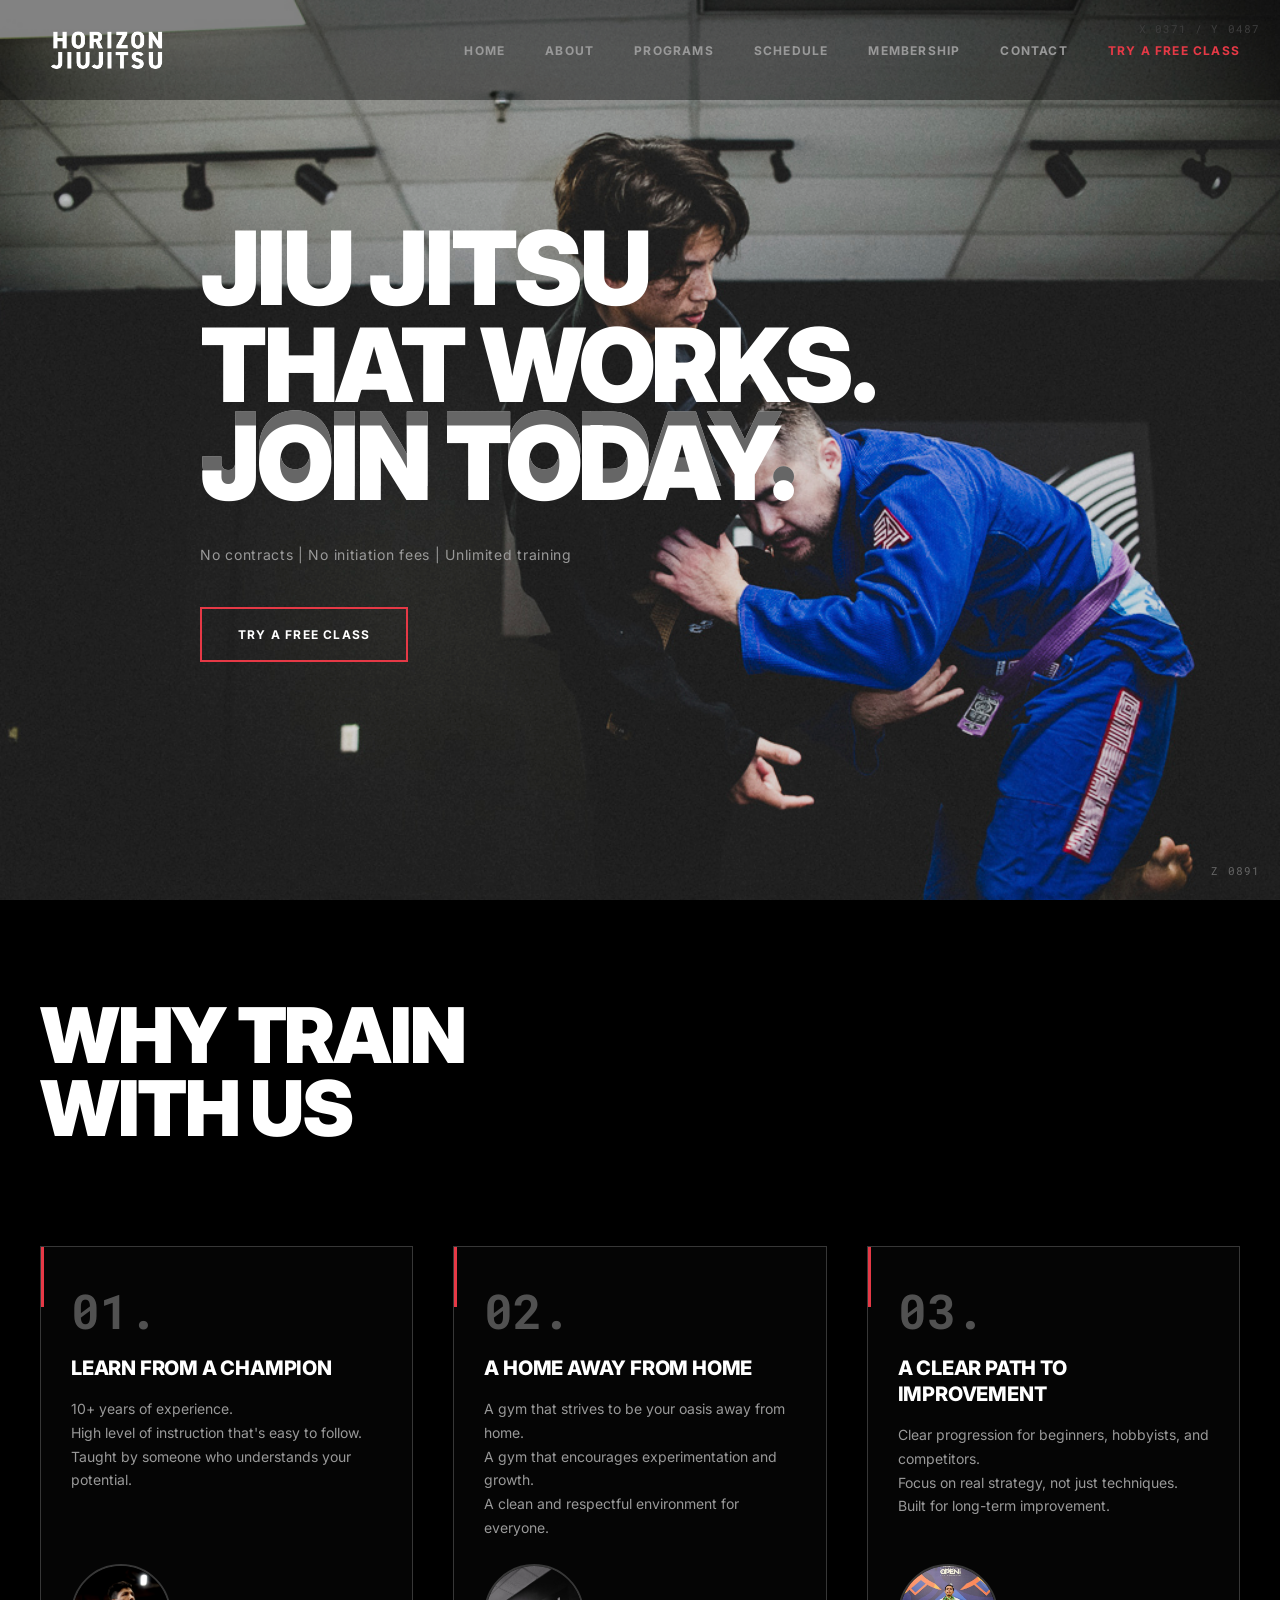
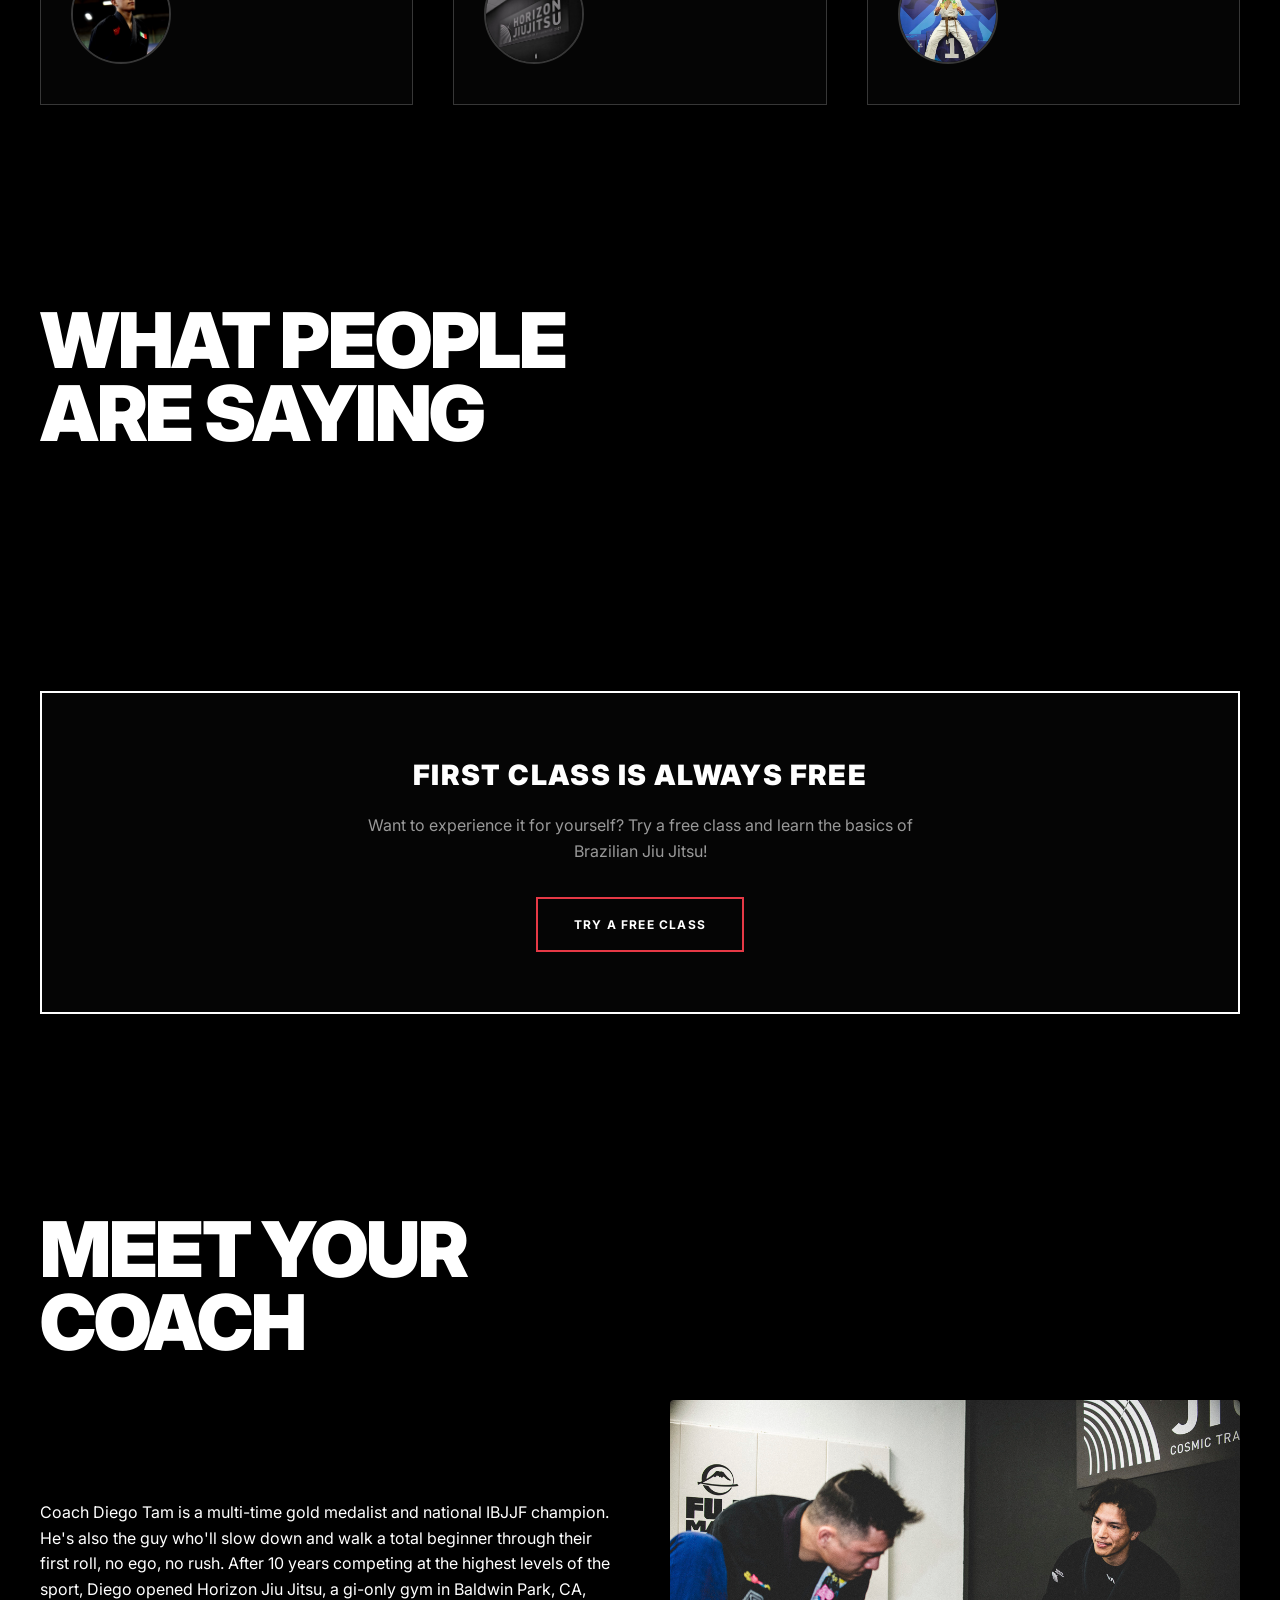
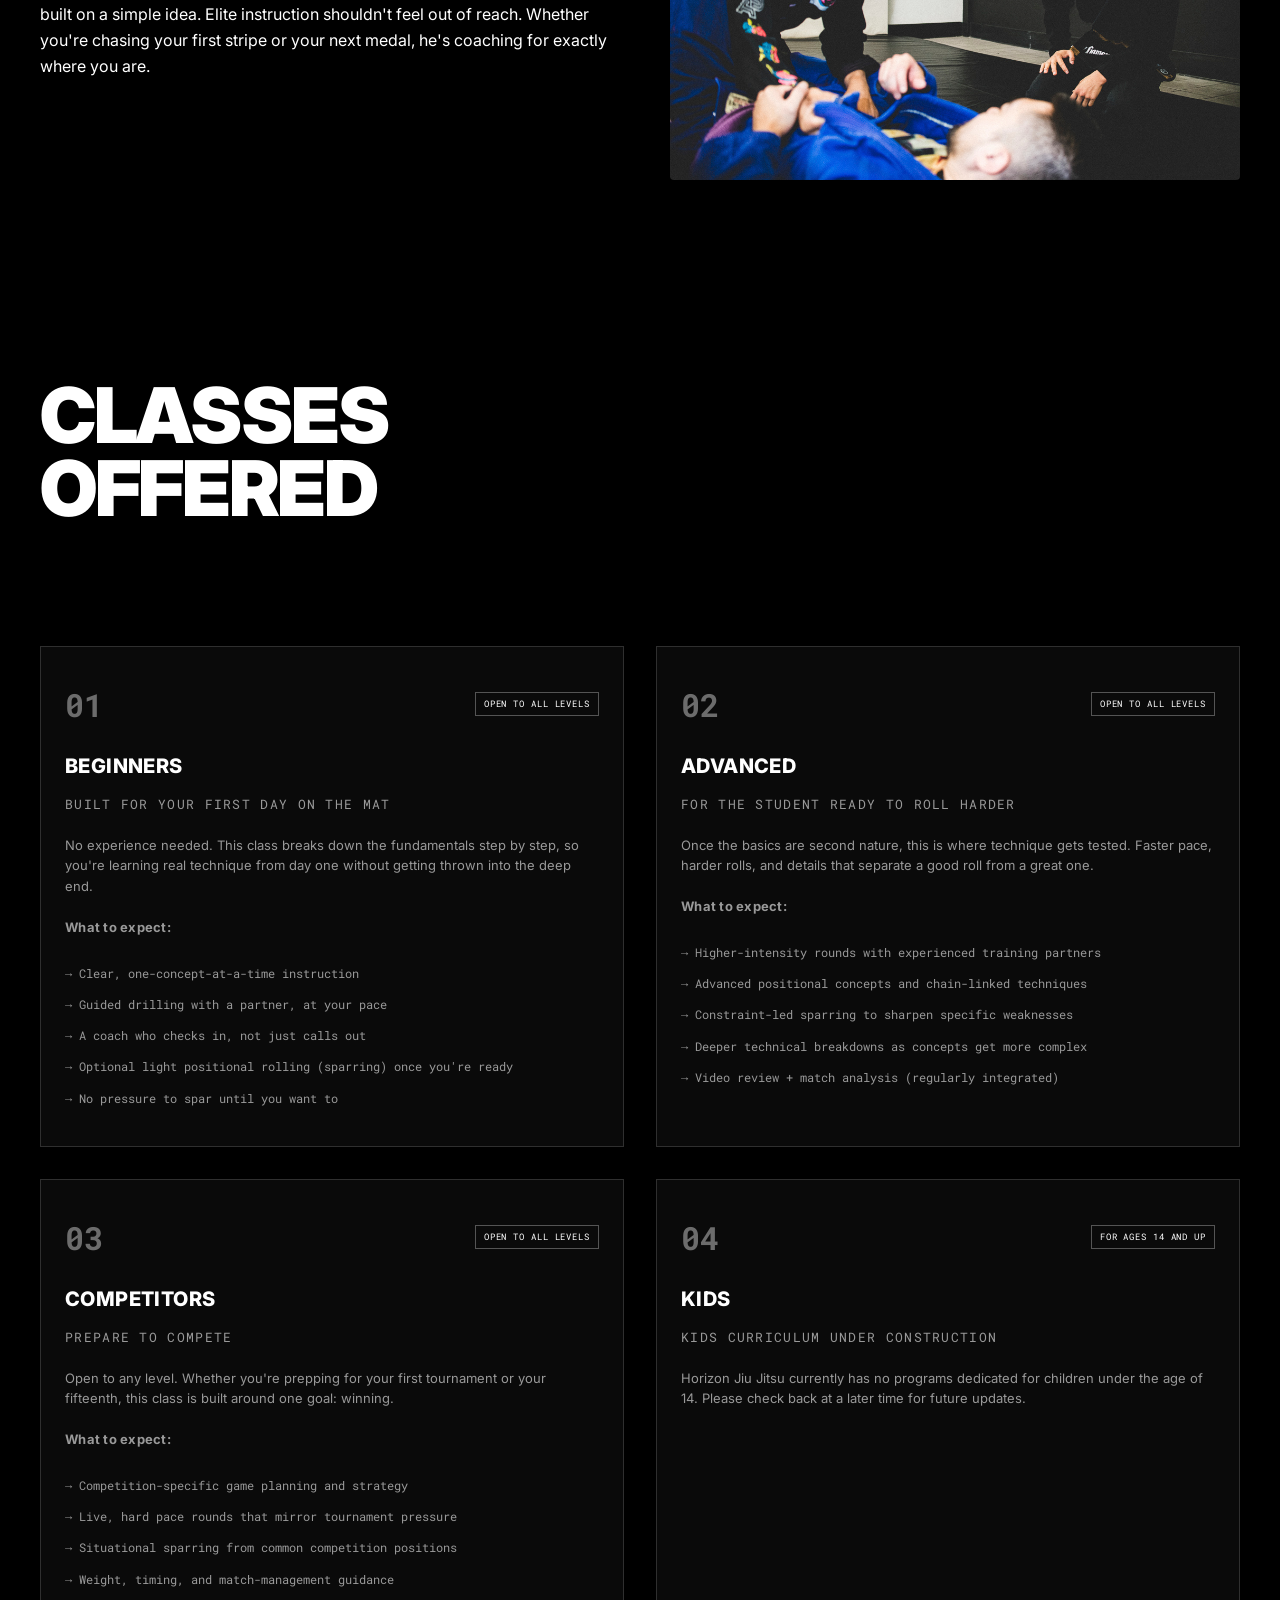
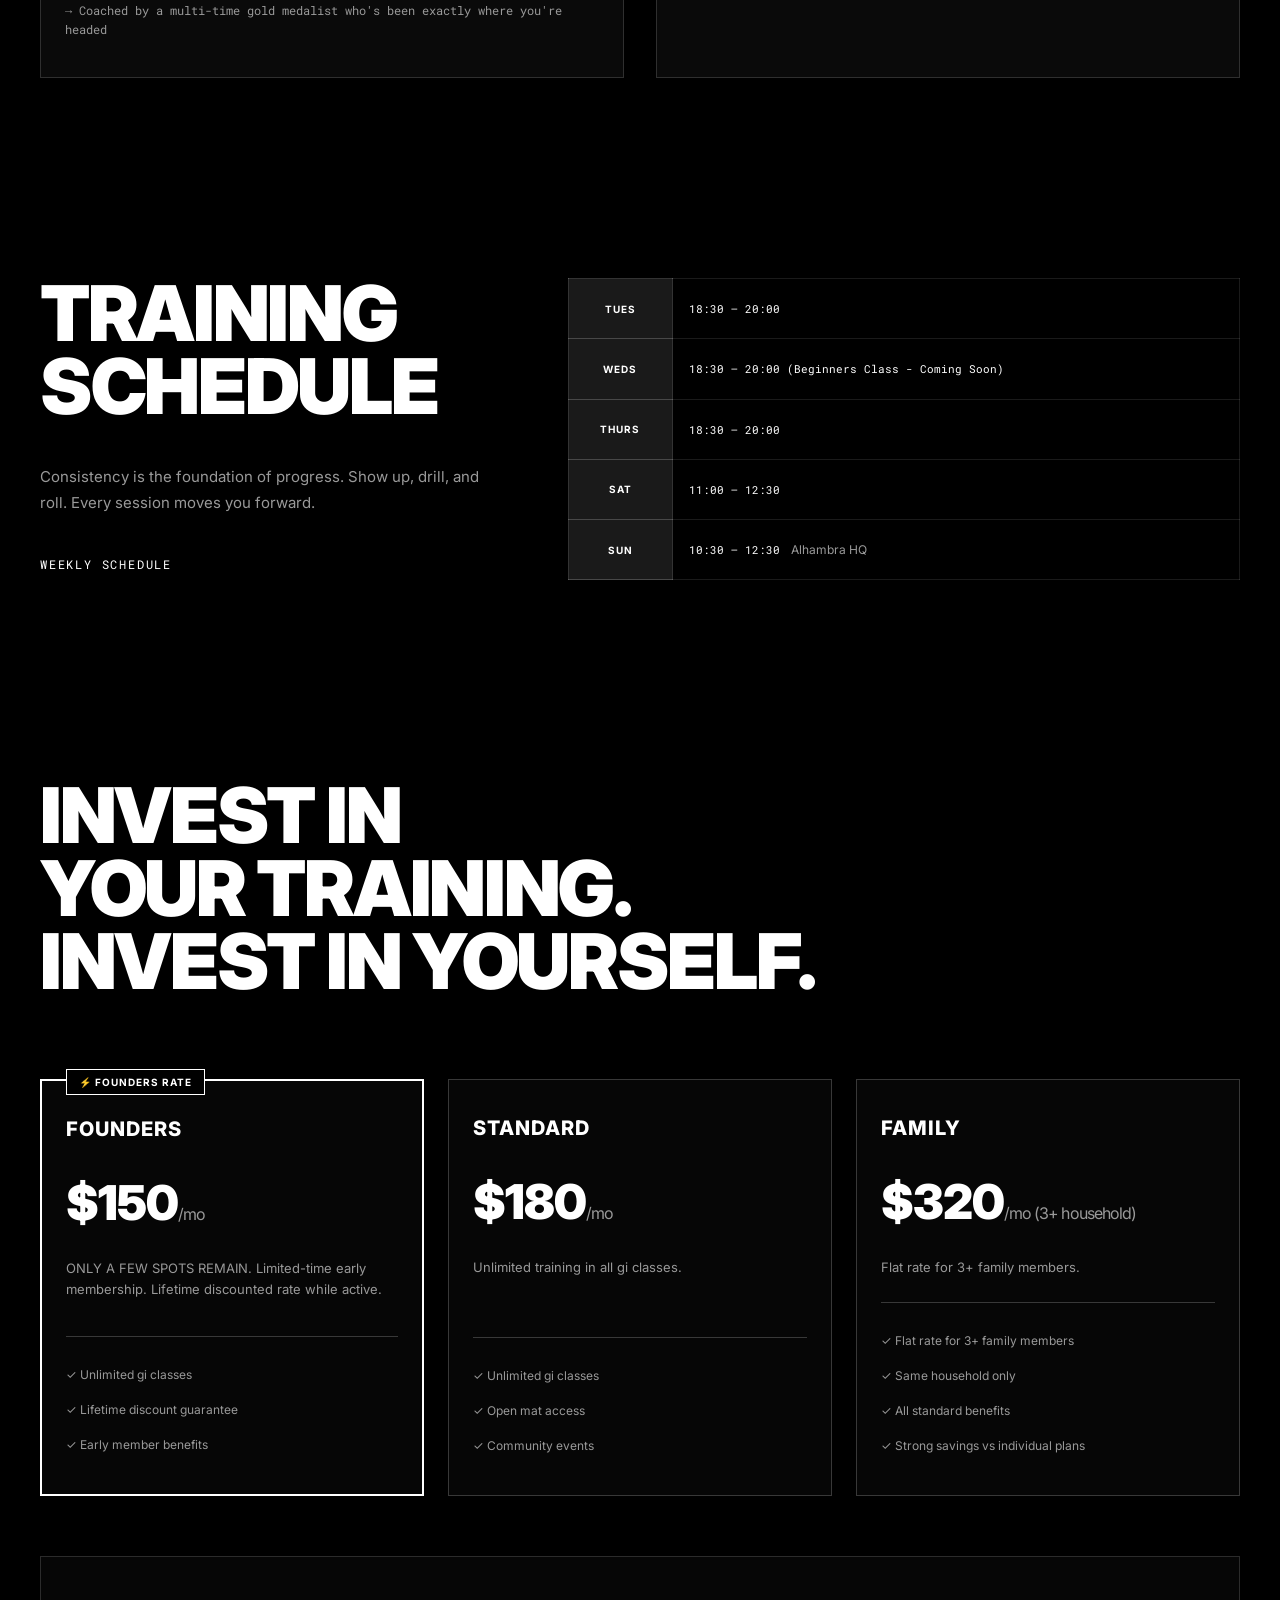
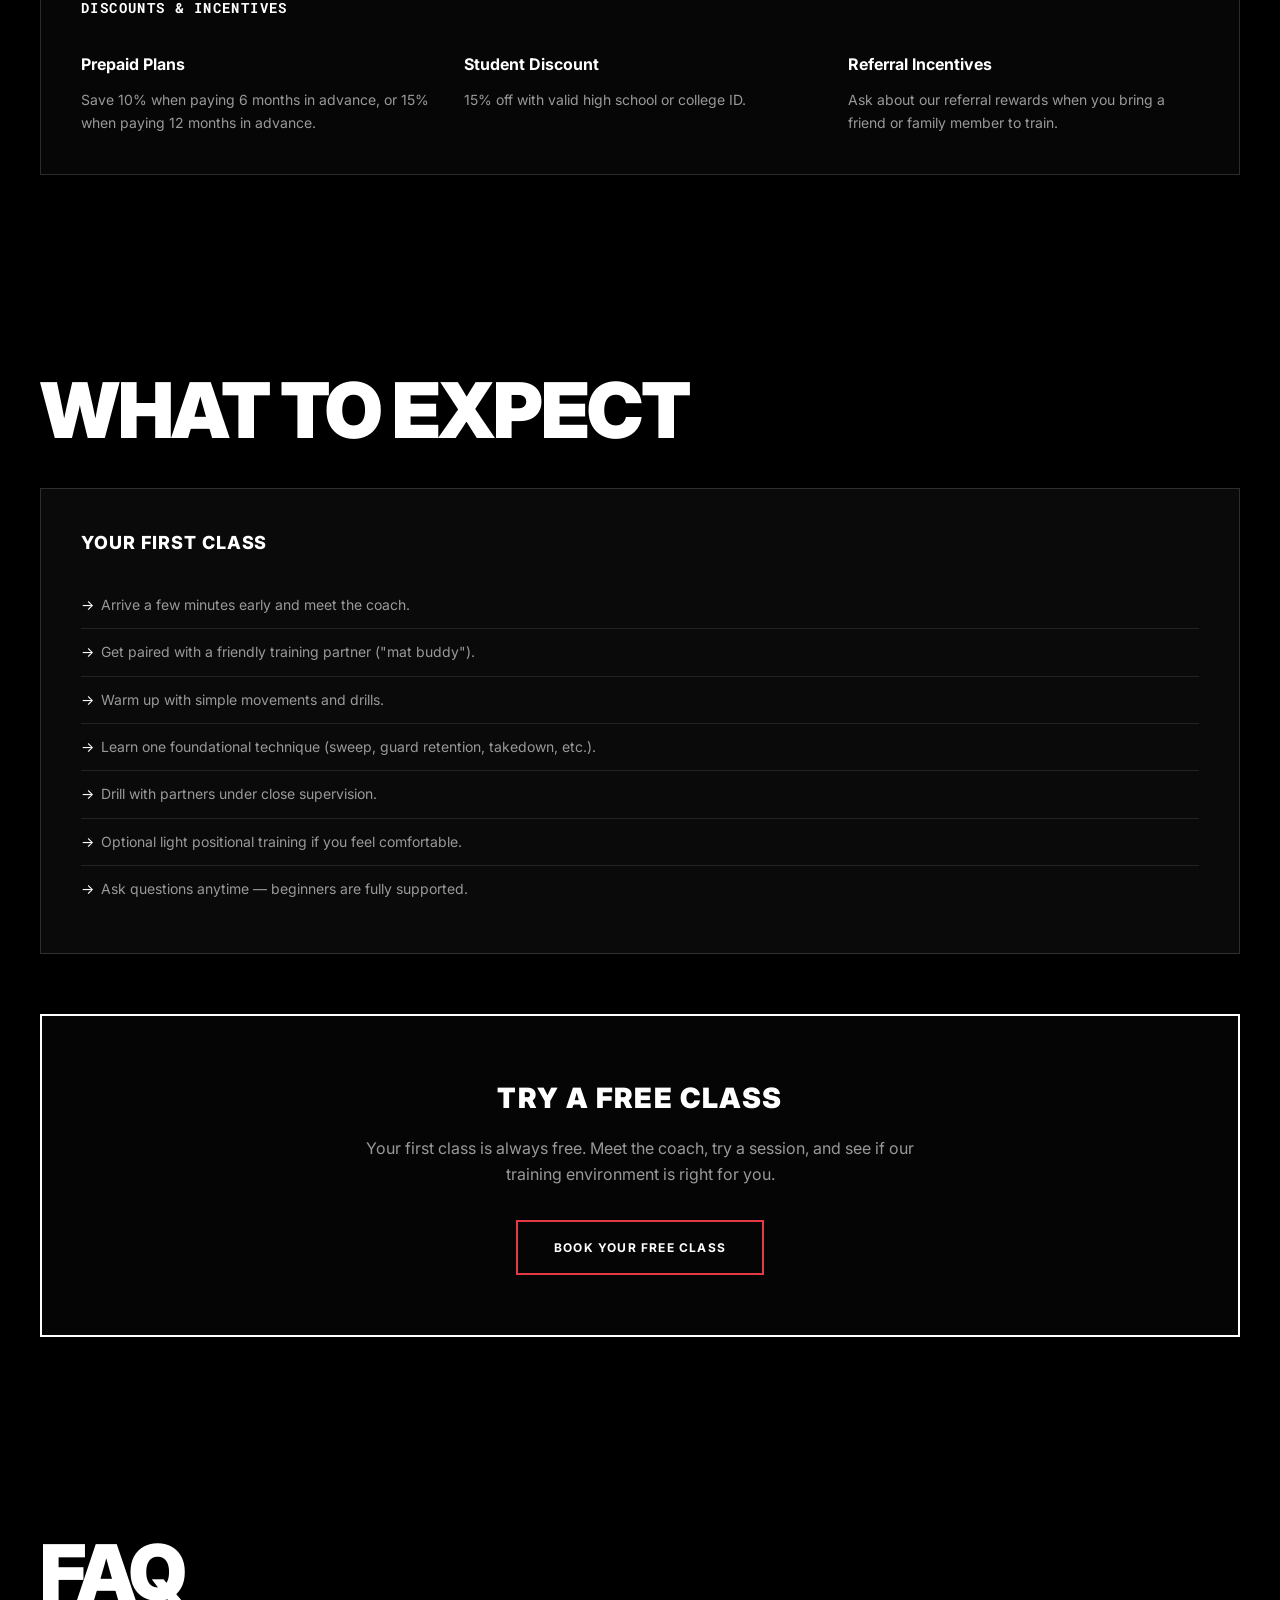
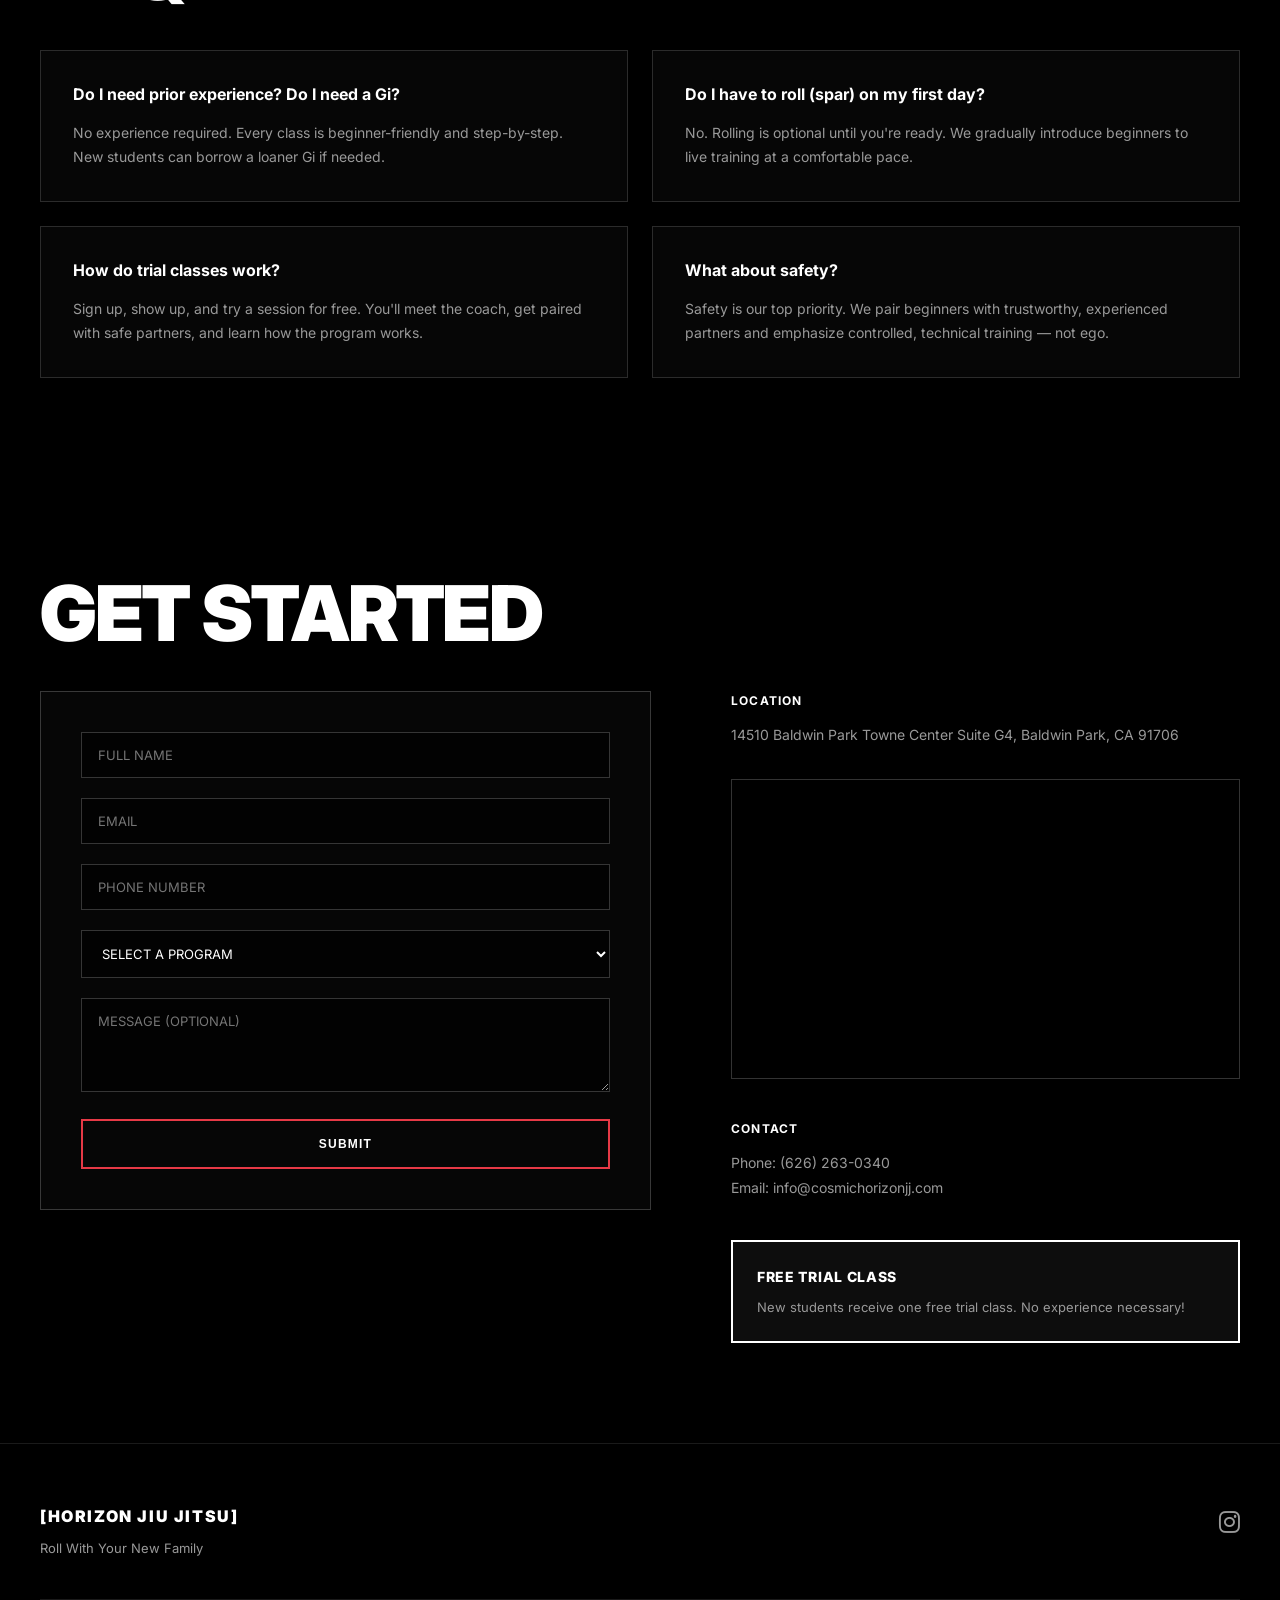
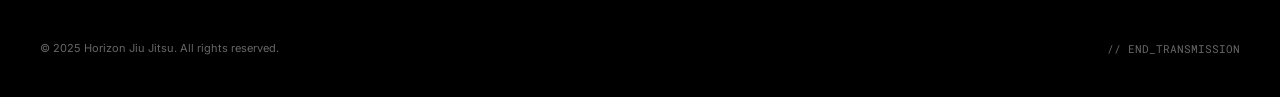
<file: index.html>
<!DOCTYPE html>
<html lang="en">
<head>
    <!-- Google tag (gtag.js) -->
    <script async src="https://www.googletagmanager.com/gtag/js?id=AW-18072158935"></script>
    <script>
        window.dataLayer = window.dataLayer || [];
        function gtag(){dataLayer.push(arguments);}
        gtag('js', new Date());
        gtag('config', 'AW-18072158935');
    </script>
    <meta charset="UTF-8">
    <meta name="viewport" content="width=device-width, initial-scale=1.0">
    <meta name="description" content="Horizon Jiu Jitsu - Cosmic Training Center Affiliate in Baldwin Park, CA">
    <title>Horizon Jiu Jitsu</title>
    <link rel="stylesheet" href="styles.css">
    <link rel="preconnect" href="https://fonts.googleapis.com">
    <link rel="preconnect" href="https://fonts.gstatic.com" crossorigin>
    <link href="https://fonts.googleapis.com/css2?family=Inter:wght@400;600;700;800;900&family=Roboto+Mono:wght@400;700&display=swap" rel="stylesheet">
    <link rel="stylesheet" href="https://cdnjs.cloudflare.com/ajax/libs/font-awesome/6.5.1/css/all.min.css">
</head>
<body>
    <!-- Tech Overlay -->
    <div class="tech-overlay">
        <span class="coord coord-top">X 0371 / Y 0487</span>
        <span class="coord coord-bottom">Z 0891</span>
    </div>

    <!-- Loading Screen -->
    <div id="loader" class="loader">
        <div class="loader-content">
            <span class="loader-code">// LOADING ASSETS</span>
            <span class="loader-code">THREE.ENVIRONMENT.LOADASSET</span>
            <span class="loader-code">{ "status" : "OK" };</span>
            <h1 class="loader-text">WELCOME TO<br>THE MAT.</h1>
            <div class="loader-bar"></div>
        </div>
    </div>

    <!-- Navigation -->
    <nav class="nav">
        <div class="nav-container">
            <div class="nav-logo">
                <img src="hjjlogo.png" alt="Horizon Jiu Jitsu" class="nav-logo-img" style="height: 40px; width: auto; max-height: 40px;">
            </div>
            <button class="nav-toggle" aria-label="Toggle menu" aria-expanded="false">
                <span></span>
                <span></span>
                <span></span>
            </button>
            <ul class="nav-menu">
                <li><a href="#home">HOME</a></li>
                <li><a href="#coach">ABOUT</a></li>
                <li><a href="#classes">PROGRAMS</a></li>
                <li><a href="#schedule">SCHEDULE</a></li>
                <li><a href="#membership">MEMBERSHIP</a></li>
                <li><a href="#contact">CONTACT</a></li>
                <li><a href="free-trial.html" class="nav-cta">TRY A FREE CLASS</a></li>
            </ul>
        </div>
    </nav>

    <section id="home" class="hero">
      <div class="hero-image" style="background-image: url('new-hero.jpg')"></div>
      <div class="hero-overlay"></div>
      <div class="hero-content">
          <h1 class="hero-title">
              <span style="white-space: nowrap;">JIU JITSU</span><br>
              THAT WORKS.<br>
              <span class="glitch" data-text="JOIN TODAY.">JOIN TODAY.</span>
          </h1>
          <div class="hero-bottom-row">
            <div class="hero-subtitle-wrap">
            <p class="hero-subtitle">No contracts | No initiation fees | Unlimited training</p>
          </div>
        <a href="free-trial.html" class="btn-primary">TRY A FREE CLASS</a>
</div>
  </section>

    <!-- Why Train With Us Section -->
    <section id="about" class="section about">
        <div class="section-header">
            <h2 class="section-title">WHY TRAIN WITH US</h2>
        </div>
        <div class="about-grid">
            <div class="about-card about-card-with-image">
                <div class="card-number">01.</div>
                <h3>LEARN FROM A CHAMPION</h3>
                <p>10+ years of experience.<br>High level of instruction that's easy to follow.<br>Taught by someone who understands your potential.</p>
                <div class="card-image-bottom">
                    <img src="Diego.jpg" alt="Diego Tam" class="card-headshot">
                </div>
            </div>
            <div class="about-card about-card-with-image">
                <div class="card-number">02.</div>
                <h3>A HOME AWAY FROM HOME</h3>
                <p>A gym that strives to be your oasis away from home.<br>A gym that encourages experimentation and growth.<br>A clean and respectful environment for everyone.</p>
                <div class="card-image-bottom">
                    <img src="gym-sign.jpg" alt="Horizon Jiu Jitsu gym" class="card-headshot">
                </div>
            </div>
            <div class="about-card about-card-with-image">
                <div class="card-number">03.</div>
                <h3>A CLEAR PATH TO<br>IMPROVEMENT</h3>
                <p>Clear progression for beginners, hobbyists, and competitors.<br>Focus on real strategy, not just techniques.<br>Built for long-term improvement.</p>
                <div class="card-image-bottom">
                    <img src="podium.jpg" alt="Competition podium" class="card-headshot">
                </div>
            </div>
        </div>
    </section>

    <!-- Elfsight Google Reviews | Untitled Google Reviews -->
    <section id="reviews" class="section reviews">
      <div class="section-header">
        <h2 class="section-title">WHAT PEOPLE <br> ARE SAYING</h2>
      </div>
      <div class="elfsight-app-33f29f9f-e85a-429b-b276-0f0d464982e9" data-elfsight-app-lazy></div>
    </section>

    <!-- Free Trial Banner -->
    <section class="section">
      <div class="trial-banner">
        <h3>FIRST CLASS IS ALWAYS FREE</h3>
        <p>Want to experience it for yourself? Try a free class and learn the basics of Brazilian Jiu Jitsu!</p>
        <a href="free-trial.html" class="btn-primary">TRY A FREE CLASS</a>
      </div>
    </section>

    <!-- About Coach -->
    <section id="coach" class="section coach">
      <div class="section-header">
          <h2 class="section-title">MEET YOUR<br>COACH</h2>
      </div>
      <div class="coach-grid">
        <div class="coach-text">
            <p>
            Coach Diego Tam is a multi-time gold medalist and national IBJJF champion. He's also the guy who'll slow down and walk a total beginner through their first roll, no ego, no rush. After 10 years competing at the highest levels of the sport, Diego opened Horizon Jiu Jitsu, a gi-only gym in Baldwin Park, CA, built on a simple idea. Elite instruction shouldn't feel out of reach. Whether you're chasing your first stripe or your next medal, he's coaching for exactly where you are.
            </p>
        </div>
        <div class="coach-image">
            <img src="Diego-Tam.jpg" alt="Brazilian Jiu Jitsu Coach Diego Tam">
        </div>
    </section>

    <!-- Classes Offered -->
<section id="classes" class="section programs">
    <div class="programs-header">
        <div class="programs-title-wrap">
            <h2 class="section-title-large">CLASSES<br>OFFERED</h2>
        </div>
    </div>

    <div class="programs-grid programs-grid-2x2">
        <div class="program-card">
            <div class="program-header">
                <span class="program-number">01</span>
                <span class="program-tag">OPEN TO ALL LEVELS</span>
            </div>
            <h3>BEGINNERS</h3>
            <p class="program-subtitle">BUILT FOR YOUR FIRST DAY ON THE MAT</p>
            <p>No experience needed. This class breaks down the fundamentals step by step, so you're learning real technique from day one without getting thrown into the deep end.
</p>
            <p class="program-label">What to expect:</p>
            <ul class="program-features">
                <li>→ Clear, one-concept-at-a-time instruction</li>
                <li>→ Guided drilling with a partner, at your pace</li>
                <li>→ A coach who checks in, not just calls out</li>
                <li>→ Optional light positional rolling (sparring) once you're ready</li>
                <li>→ No pressure to spar until you want to</li>
            </ul>
        </div>

        <div class="program-card">
            <div class="program-header">
                <span class="program-number">02</span>
                <span class="program-tag">OPEN TO ALL LEVELS</span>
            </div>
            <h3>ADVANCED</h3>
            <p class="program-subtitle">FOR THE STUDENT READY TO ROLL HARDER</p>
            <p>Once the basics are second nature, this is where technique gets tested. Faster pace, harder rolls, and details that separate a good roll from a great one.</p>
            <p class="program-label">What to expect:</p>
            <ul class="program-features">
                <li>→ Higher-intensity rounds with experienced training partners</li>
                <li>→ Advanced positional concepts and chain-linked techniques</li>
                <li>→ Constraint-led sparring to sharpen specific weaknesses</li>
                <li>→ Deeper technical breakdowns as concepts get more complex</li>
                <li>→ Video review + match analysis (regularly integrated)</li>
            </ul>
        </div>

        <div class="program-card">
            <div class="program-header">
                <span class="program-number">03</span>
                <span class="program-tag">OPEN TO ALL LEVELS</span>
            </div>
            <h3>COMPETITORS</h3>
            <p class="program-subtitle">PREPARE TO COMPETE</p>
            <p>Open to any level. Whether you're prepping for your first tournament or your fifteenth, this class is built around one goal: winning.</p>
            <p class="program-label">What to expect:</p>
            <ul class="program-features">
                <li>→ Competition-specific game planning and strategy</li>
                <li>→ Live, hard pace rounds that mirror tournament pressure</li>
                <li>→ Situational sparring from common competition positions</li>
                <li>→ Weight, timing, and match-management guidance</li>
                <li>→ Coached by a multi-time gold medalist who's been exactly where you're headed</li>
            </ul>
        </div>

        <div class="program-card">
            <div class="program-header">
                <span class="program-number">04</span>
                <span class="program-tag">FOR AGES 14 AND UP</span>
            </div>
            <h3>KIDS</h3>
            <p class="program-subtitle">KIDS CURRICULUM UNDER CONSTRUCTION</p>
            <p>Horizon Jiu Jitsu currently has no programs dedicated for children under the age of 14. Please check back at a later time for future updates.</p>
            <!--
            <p class="program-label">Training format:</p>
            <ul class="program-features">
                <li>→ Short, targeted concept teaching</li>
                <li>→ Constraint-led sparring sequences</li>
                <li>→ Full rounds with positional goals</li>
                <li>→ Video review + match analysis (regularly integrated)</li>
                <li>→ Technical layers added based on experience level</li>
            </ul>
          -->
        </div>
    </div>
</section>

    <!-- Schedule Section -->
    <section id="schedule" class="section schedule">
        <div class="schedule-layout">
            <div class="schedule-header">
                <h2 class="section-title-large">TRAINING<br>SCHEDULE</h2>
                <p class="schedule-description">Consistency is the foundation of progress. Show up, drill, and roll. Every session moves you forward.</p>
                <p class="schedule-phase">WEEKLY SCHEDULE</p>
            </div>
            <div class="schedule-table-wrapper">
                <table class="schedule-table schedule-simple">
                    <tbody>
                        <tr>
                            <th class="schedule-row-label">TUES</th>
                            <td><span class="schedule-time">18:30 – 20:00</span></td>
                        </tr>
                        <tr>
                            <th class="schedule-row-label">WEDS</th>
                            <td><span class="schedule-time">18:30 – 20:00 (Beginners Class - Coming Soon)</span></td>
                        </tr>
                        <tr>
                            <th class="schedule-row-label">THURS</th>
                            <td><span class="schedule-time">18:30 – 20:00</span></td>
                        </tr>
                        <tr>
                            <th class="schedule-row-label">SAT</th>
                            <td><span class="schedule-time">11:00 – 12:30</span></td>
                        </tr>
                        <tr>
                            <th class="schedule-row-label">SUN</th>
                            <td><span class="schedule-time">10:30 – 12:30</span> Alhambra HQ</td>
                        </tr>
                    </tbody>
                </table>
            </div>
        </div>
    </section>

    <!-- Membership Section -->
    <section id="membership" class="section membership">
        <div class="membership-header">
            <h2 class="section-title-large">INVEST IN<br>YOUR TRAINING.<br>INVEST IN YOURSELF.</h2>
        </div>

        <div class="pricing-grid">
            <div class="pricing-card featured">
                <div class="pricing-badge">⚡ FOUNDERS RATE</div>
                <h3>FOUNDERS</h3>
                <div class="price">$150<span>/mo</span></div>
                <p class="pricing-description">ONLY A FEW SPOTS REMAIN. Limited-time early membership. Lifetime discounted rate while active.</p>
                <ul class="pricing-features">
                    <li>✓ Unlimited gi classes</li>
                    <li>✓ Lifetime discount guarantee</li>
                    <li>✓ Early member benefits</li>
                </ul>
            </div>

            <div class="pricing-card">
                <h3>STANDARD</h3>
                <div class="price">$180<span>/mo</span></div>
                <p class="pricing-description">Unlimited training in all gi classes.</p>
                <ul class="pricing-features">
                    <li>✓ Unlimited gi classes</li>
                    <li>✓ Open mat access</li>
                    <li>✓ Community events</li>
                </ul>
            </div>

            <div class="pricing-card">
                <h3>FAMILY</h3>
                <div class="price">$320<span>/mo (3+ household)</span></div>
                <p class="pricing-description">Flat rate for 3+ family members.</p>
                <ul class="pricing-features">
                    <li>✓ Flat rate for 3+ family members</li>
                    <li>✓ Same household only</li>
                    <li>✓ All standard benefits</li>
                    <li>✓ Strong savings vs individual plans</li>
                </ul>
            </div>
        </div>

        <div class="discounts-section">
            <h3>DISCOUNTS & INCENTIVES</h3>
            <div class="discounts-grid">
                <div class="discount-item">
                    <h4>Prepaid Plans</h4>
                    <p>Save 10% when paying 6 months in advance, or 15% when paying 12 months in advance.</p>
                </div>
                <div class="discount-item">
                    <h4>Student Discount</h4>
                    <p>15% off with valid high school or college ID.</p>
                </div>
                <div class="discount-item">
                    <h4>Referral Incentives</h4>
                    <p>Ask about our referral rewards when you bring a friend or family member to train.</p>
                </div>
            </div>
        </div>
    </section>

    <!-- What to Expect Section -->
    <section id="expect" class="section expect">
        <div class="section-header">
            <h2 class="section-title">WHAT TO EXPECT</h2>
        </div>
        <div class="expect-grid">
            <div class="expect-card">
                <h3>YOUR FIRST CLASS</h3>
                <ul class="expect-list">
                    <li>Arrive a few minutes early and meet the coach.</li>
                    <li>Get paired with a friendly training partner ("mat buddy").</li>
                    <li>Warm up with simple movements and drills.</li>
                    <li>Learn one foundational technique (sweep, guard retention, takedown, etc.).</li>
                    <li>Drill with partners under close supervision.</li>
                    <li>Optional light positional training if you feel comfortable.</li>
                    <li>Ask questions anytime — beginners are fully supported.</li>
                </ul>
            </div>
        </div>

        <div class="trial-banner">
            <h3>TRY A FREE CLASS</h3>
            <p>Your first class is always free. Meet the coach, try a session, and see if our training environment is right for you.</p>
            <a href="free-trial.html" class="btn-primary">BOOK YOUR FREE CLASS</a>
        </div>
    </section>

    <!-- FAQ Section -->
    <section id="faq" class="section faq">
        <div class="section-header">
            <h2 class="section-title">FAQ</h2>
        </div>
        <div class="faq-grid">
            <div class="faq-item">
                <h4>Do I need prior experience? Do I need a Gi?</h4>
                <p>No experience required. Every class is beginner-friendly and step-by-step. New students can borrow a loaner Gi if needed.</p>
            </div>
            <div class="faq-item">
                <h4>Do I have to roll (spar) on my first day?</h4>
                <p>No. Rolling is optional until you're ready. We gradually introduce beginners to live training at a comfortable pace.</p>
            </div>
            <div class="faq-item">
                <h4>How do trial classes work?</h4>
                <p>Sign up, show up, and try a session for free. You'll meet the coach, get paired with safe partners, and learn how the program works.</p>
            </div>
            <div class="faq-item">
                <h4>What about safety?</h4>
                <p>Safety is our top priority. We pair beginners with trustworthy, experienced partners and emphasize controlled, technical training — not ego.</p>
            </div>
        </div>
    </section>

    <!-- Contact Section -->
    <section id="contact" class="section contact">
        <h2 class="section-title-large">GET STARTED</h2>
        <div class="contact-layout">
            <div class="contact-left">
                <div class="contact-info">
                    <div class="info-block">
                        <h4>LOCATION</h4>
                        <p>14510 Baldwin Park Towne Center Suite G4, Baldwin Park, CA 91706</p>
                    </div>
                    <div class="contact-map-link">
                      <iframe class="contact-map" src="https://www.google.com/maps/embed?pb=!1m18!1m12!1m3!1d3304.902927460972!2d-117.95964459999999!3d34.0720026!2m3!1f0!2f0!3f0!3m2!1i1024!2i768!4f13.1!3m3!1m2!1s0x80c2d7bca94db43f%3A0x26cb6ab7f8bf190e!2s14510%20Baldwin%20Park%20Towne%20Center%2C%20Baldwin%20Park%2C%20CA%2091706!5e0!3m2!1sen!2sus!4v1784047300035!5m2!1sen!2sus" loading="lazy" referrerpolicy="no-referrer-when-downgrade" allowfullscreen></iframe>
                    </div>
                    <div class="info-block">
                        <h4>CONTACT</h4>
                        <p>Phone: (626) 263-0340<br>Email: info@cosmichorizonjj.com</p>
                    </div>
                    <div class="trial-box">
                        <h4>FREE TRIAL CLASS</h4>
                        <p>New students receive one free trial class. No experience necessary!</p>
                    </div>
                </div>
            </div>
            <div class="contact-right">
                <form id="contactForm" class="contact-form" action="https://api.web3forms.com/submit" method="POST">
                    <!-- Web3Forms Access Key - Get yours free at https://web3forms.com -->
                    <input type="hidden" name="access_key" value="503e56f7-b15b-49d0-b95f-522e8b591922">
                    <input type="hidden" name="subject" value="New Contact Form Submission - Horizon Jiu Jitsu">
                    <input type="hidden" name="from_name" value="Horizon Jiu Jitsu Website">
                    <!-- Honeypot spam protection -->
                    <input type="checkbox" name="botcheck" class="hidden" style="display: none;">

                    <div class="form-group">
                        <input type="text" name="name" id="name" placeholder="FULL NAME" required>
                    </div>
                    <div class="form-group">
                        <input type="email" name="email" id="email" placeholder="EMAIL" required>
                    </div>
                    <div class="form-group">
                        <input type="tel" name="phone" id="phone" placeholder="PHONE NUMBER" required>
                    </div>
                    <div class="form-group">
                        <select name="program" id="interest" required>
                            <option value="">SELECT A PROGRAM</option>
                            <option value="Fundamentals">Fundamentals</option>
                            <option value="Advanced Gi">Advanced Gi</option>
                            <option value="No-Gi">No-Gi</option>
                            <option value="Women's Class">Women's Class</option>
                        </select>
                    </div>
                    <div class="form-group">
                        <textarea name="message" id="message" placeholder="MESSAGE (OPTIONAL)" rows="4"></textarea>
                    </div>
                    <button type="submit" class="btn-submit">SUBMIT</button>
                </form>
                <div id="formMessage" class="form-message"></div>
            </div>
        </div>
    </section>

    <!-- Footer -->
    <footer class="footer">
        <div class="footer-container">
            <div class="footer-brand">
                <h3>[HORIZON JIU JITSU]</h3>
                <p>Roll With Your New Family</p>
            </div>
            <div class="footer-links">
                <a href="https://instagram.com/horizon.jiujitsu" target="_blank" aria-label="Instagram"><i class="fab fa-instagram"></i></a>
            </div>
        </div>
        <div class="footer-bottom">
            <p>&copy; 2025 Horizon Jiu Jitsu. All rights reserved.</p>
            <p class="footer-code">// END_TRANSMISSION</p>
        </div>
    </footer>

    <!-- Scripts -->
    <script src="https://elfsightcdn.com/platform.js" async></script>
    <script src="script.js"></script>
</body>
</html>
</file>
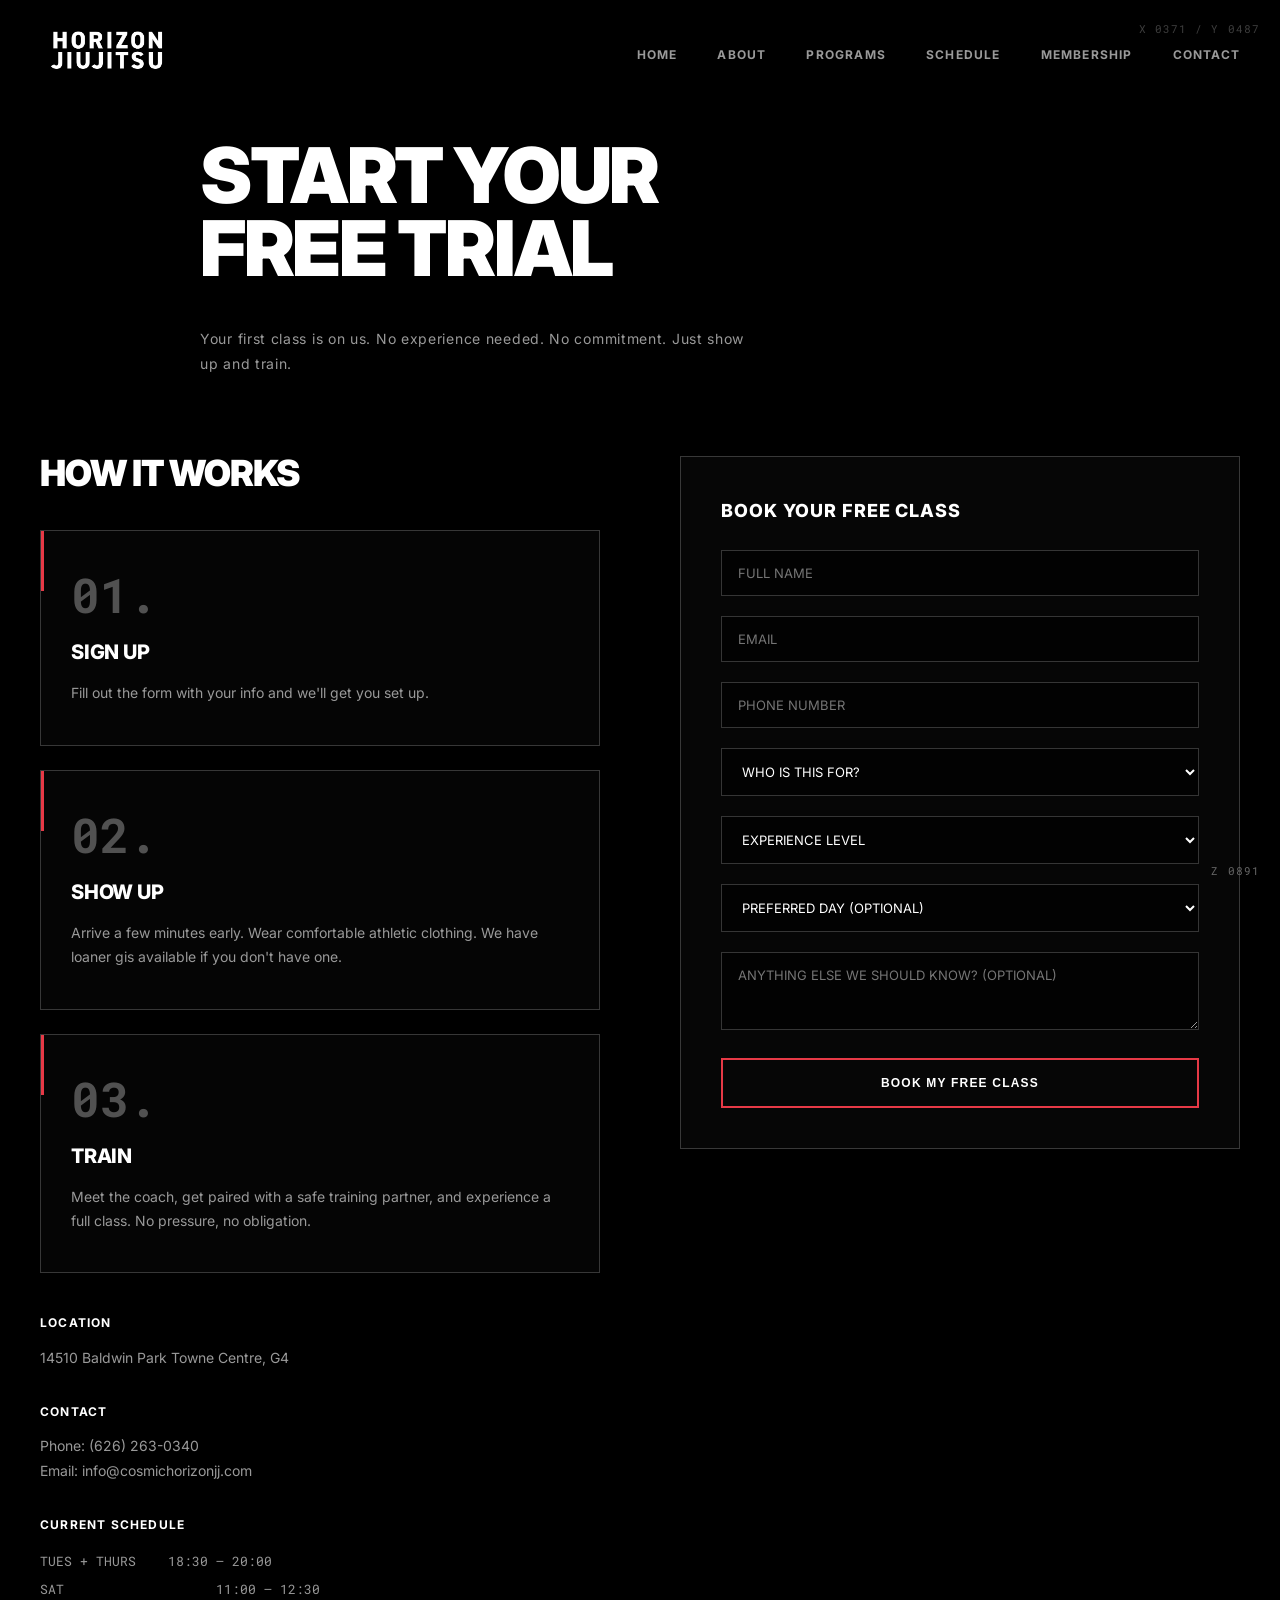
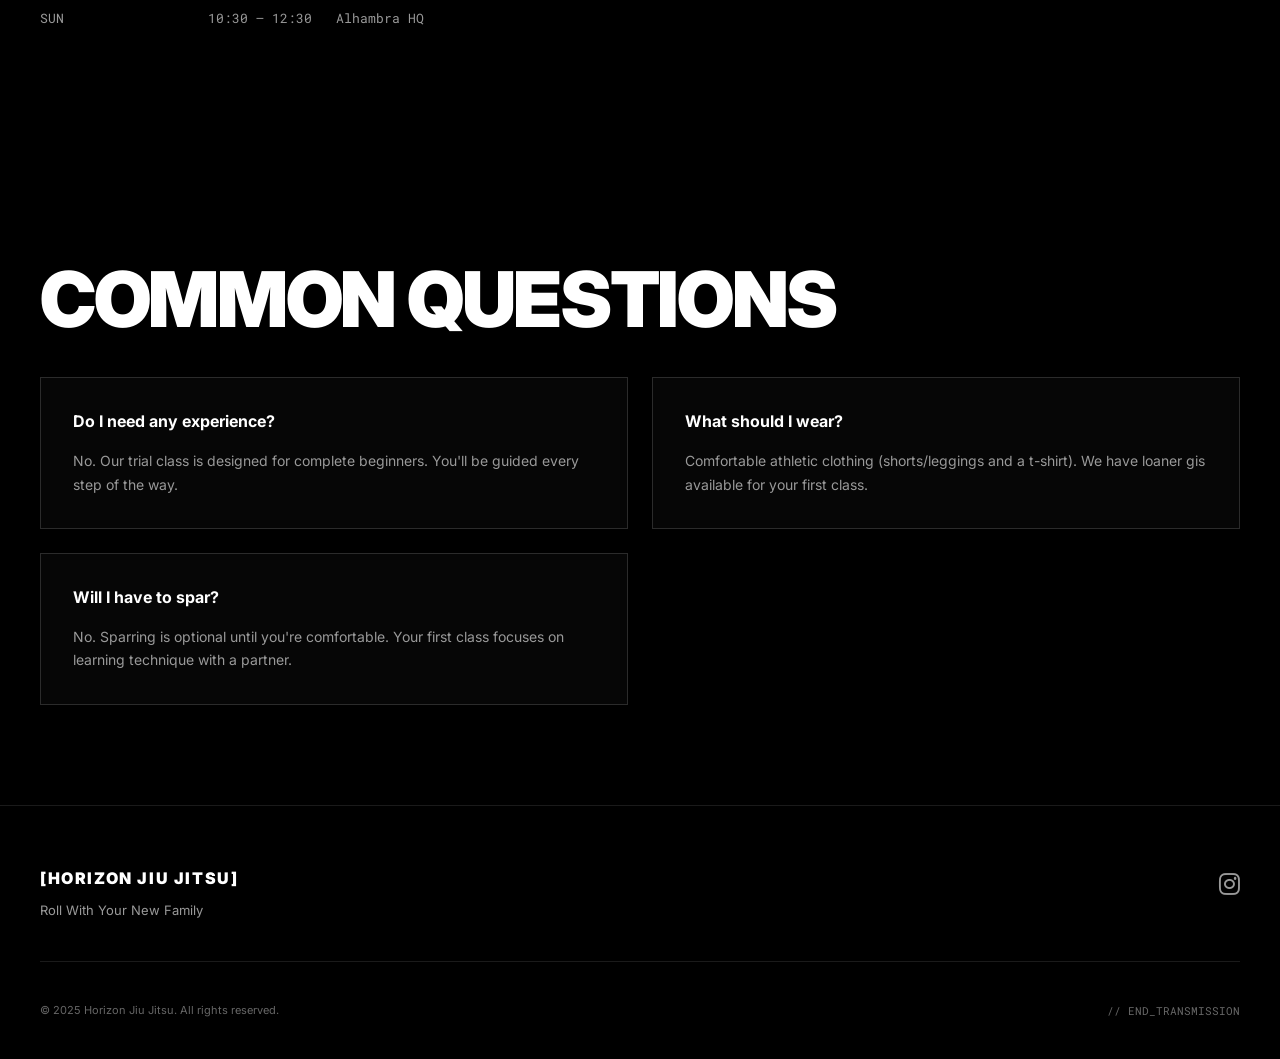
<file: free-trial.html>
<!DOCTYPE html>
<html lang="en">
<head>
    <!-- Google tag (gtag.js) -->
    <script async src="https://www.googletagmanager.com/gtag/js?id=AW-18072158935"></script>
    <script>
        window.dataLayer = window.dataLayer || [];
        function gtag(){dataLayer.push(arguments);}
        gtag('js', new Date());
        gtag('config', 'AW-18072158935');
    </script>
    <meta charset="UTF-8">
    <meta name="viewport" content="width=device-width, initial-scale=1.0">
    <meta name="description" content="Sign up for a free trial class at Horizon Jiu Jitsu in Baldwin Park, CA. No experience needed.">
    <title>Free Trial Class - Horizon Jiu Jitsu</title>
    <link rel="stylesheet" href="styles.css">
    <link rel="preconnect" href="https://fonts.googleapis.com">
    <link rel="preconnect" href="https://fonts.gstatic.com" crossorigin>
    <link href="https://fonts.googleapis.com/css2?family=Inter:wght@400;600;700;800;900&family=Roboto+Mono:wght@400;700&display=swap" rel="stylesheet">
    <link rel="stylesheet" href="https://cdnjs.cloudflare.com/ajax/libs/font-awesome/6.5.1/css/all.min.css">
</head>
<body>
    <!-- Tech Overlay -->
    <div class="tech-overlay">
        <span class="coord coord-top">X 0371 / Y 0487</span>
        <span class="coord coord-bottom">Z 0891</span>
    </div>

    <!-- Navigation -->
    <nav class="nav">
        <div class="nav-container">
            <div class="nav-logo">
                <a href="index.html">
                    <img src="horizonlogo.jpg" alt="Horizon Jiu Jitsu" class="nav-logo-img" style="height: 40px; width: auto; max-height: 40px;">
                </a>
            </div>
            <button class="nav-toggle" aria-label="Toggle menu" aria-expanded="false">
                <span></span>
                <span></span>
                <span></span>
            </button>
            <ul class="nav-menu">
                <li><a href="index.html#home">HOME</a></li>
                <li><a href="index.html#about">ABOUT</a></li>
                <li><a href="index.html#classes">PROGRAMS</a></li>
                <li><a href="index.html#schedule">SCHEDULE</a></li>
                <li><a href="index.html#membership">MEMBERSHIP</a></li>
                <li><a href="index.html#contact">CONTACT</a></li>
            </ul>
        </div>
    </nav>

    <!-- Free Trial Hero -->
    <section class="hero" style="min-height: auto; padding-top: 140px; padding-bottom: 40px;">
        <div style="width: 100%; max-width: 1400px; margin: 0 auto;">
            <h1 class="section-title-large">START YOUR<br>FREE TRIAL</h1>
            <p class="hero-subtitle" style="max-width: 550px;">Your first class is on us. No experience needed. No commitment. Just show up and train.</p>
        </div>
    </section>

    <!-- Form + Info -->
    <section class="section" style="padding-top: 40px;">
        <div class="contact-layout" style="grid-template-columns: 1fr 1fr;">
            <div class="contact-left" style="order: 1;">
                <h2 class="section-title" style="font-size: clamp(24px, 3vw, 36px);">HOW IT WORKS</h2>
                <div class="contact-info">
                    <div class="about-card" style="margin-bottom: 24px;">
                        <div class="card-number">01.</div>
                        <h3>SIGN UP</h3>
                        <p>Fill out the form with your info and we'll get you set up.</p>
                    </div>
                    <div class="about-card" style="margin-bottom: 24px;">
                        <div class="card-number">02.</div>
                        <h3>SHOW UP</h3>
                        <p>Arrive a few minutes early. Wear comfortable athletic clothing. We have loaner gis available if you don't have one.</p>
                    </div>
                    <div class="about-card" style="margin-bottom: 24px;">
                        <div class="card-number">03.</div>
                        <h3>TRAIN</h3>
                        <p>Meet the coach, get paired with a safe training partner, and experience a full class. No pressure, no obligation.</p>
                    </div>

                    <div class="info-block" style="margin-top: 40px;">
                        <h4>LOCATION</h4>
                        <p>14510 Baldwin Park Towne Centre, G4</p>
                    </div>
                    <div class="info-block">
                        <h4>CONTACT</h4>
                        <p>Phone: (626) 263-0340<br>Email: info@cosmichorizonjj.com</p>
                    </div>
                    <div class="info-block">
                        <h4>CURRENT SCHEDULE</h4>
                        <p style="font-family: 'Roboto Mono', monospace; font-size: 13px; line-height: 2.2;">
                            TUES + THURS &nbsp;&nbsp; 18:30 – 20:00<br>
                            SAT &nbsp;&nbsp;&nbsp;&nbsp;&nbsp;&nbsp;&nbsp;&nbsp;&nbsp;&nbsp;&nbsp;&nbsp;&nbsp;&nbsp;&nbsp;&nbsp;&nbsp; 11:00 – 12:30<br>
                            SUN &nbsp;&nbsp;&nbsp;&nbsp;&nbsp;&nbsp;&nbsp;&nbsp;&nbsp;&nbsp;&nbsp;&nbsp;&nbsp;&nbsp;&nbsp;&nbsp; 10:30 – 12:30 &nbsp; Alhambra HQ
                        </p>
                    </div>
                </div>
            </div>
            <div class="contact-right" style="order: 2;">
                <form id="contactForm" class="contact-form" action="https://api.web3forms.com/submit" method="POST">
                    <input type="hidden" name="access_key" value="503e56f7-b15b-49d0-b95f-522e8b591922">
                    <input type="hidden" name="subject" value="Free Trial Sign Up - Horizon Jiu Jitsu">
                    <input type="hidden" name="from_name" value="Horizon Jiu Jitsu Website - Free Trial">
                    <input type="checkbox" name="botcheck" class="hidden" style="display: none;">

                    <h3 style="font-size: 18px; font-weight: 800; margin-bottom: 24px; letter-spacing: 0.05em;">BOOK YOUR FREE CLASS</h3>

                    <div class="form-group">
                        <input type="text" name="name" placeholder="FULL NAME" required>
                    </div>
                    <div class="form-group">
                        <input type="email" name="email" placeholder="EMAIL" required>
                    </div>
                    <div class="form-group">
                        <input type="tel" name="phone" placeholder="PHONE NUMBER" required>
                    </div>
                    <div class="form-group">
                        <select name="program" required>
                            <option value="">WHO IS THIS FOR?</option>
                            <option value="Adult Trial">Adult (18+)</option>
                        </select>
                    </div>
                    <div class="form-group">
                        <select name="experience" required>
                            <option value="">EXPERIENCE LEVEL</option>
                            <option value="None">No experience</option>
                            <option value="Beginner">Beginner (less than 1 year)</option>
                            <option value="Intermediate">Intermediate (1-3 years)</option>
                            <option value="Advanced">Advanced (3+ years)</option>
                        </select>
                    </div>
                    <div class="form-group">
                        <select name="preferred_day">
                            <option value="">PREFERRED DAY (OPTIONAL)</option>
                            <option value="Tuesday">Tuesday</option>
                            <option value="Thursday">Thursday</option>
                            <option value="Saturday">Saturday</option>
                            <option value="Sunday">Sunday</option>
                        </select>
                    </div>
                    <div class="form-group">
                        <textarea name="message" placeholder="ANYTHING ELSE WE SHOULD KNOW? (OPTIONAL)" rows="3"></textarea>
                    </div>
                    <button type="submit" class="btn-submit">BOOK MY FREE CLASS</button>
                </form>
                <div id="formMessage" class="form-message"></div>
            </div>
        </div>
    </section>

    <!-- FAQ -->
    <section class="section" style="background: var(--navy-deeper);">
        <div class="section-header" style="margin-bottom: 40px;">
            <h2 class="section-title">COMMON QUESTIONS</h2>
        </div>
        <div class="faq-grid">
            <div class="faq-item">
                <h4>Do I need any experience?</h4>
                <p>No. Our trial class is designed for complete beginners. You'll be guided every step of the way.</p>
            </div>
            <div class="faq-item">
                <h4>What should I wear?</h4>
                <p>Comfortable athletic clothing (shorts/leggings and a t-shirt). We have loaner gis available for your first class.</p>
            </div>
            <div class="faq-item">
                <h4>Will I have to spar?</h4>
                <p>No. Sparring is optional until you're comfortable. Your first class focuses on learning technique with a partner.</p>
            </div>
        </div>
    </section>

    <!-- Footer -->
    <footer class="footer">
        <div class="footer-container">
            <div class="footer-brand">
                <h3>[HORIZON JIU JITSU]</h3>
                <p>Roll With Your New Family</p>
            </div>
            <div class="footer-links">
                <a href="https://instagram.com/horizon.jiujitsu" target="_blank" aria-label="Instagram"><i class="fab fa-instagram"></i></a>
            </div>
        </div>
        <div class="footer-bottom">
            <p>&copy; 2025 Horizon Jiu Jitsu. All rights reserved.</p>
            <p class="footer-code">// END_TRANSMISSION</p>
        </div>
    </footer>

    <script src="script.js"></script>
</body>
</html>
</file>
<file: styles.css>
/* Cosmic Horizon BJJ - True BITKRAFT Aesthetic */
/* Asymmetrical, Glitchy, Wireframe, Tech-Forward Design */

:root {
    --navy-dark: #000000;
    --navy-deeper: #000000;
    --navy-med: #111111;
    --blue-electric: #ffffff;
    --blue-glow: #ffffff;
    --text-white: #ffffff;
    --text-gray: #999999;
    --text-dim: #666666;
    --accent-cyan: #ffffff;
    --grid-color: rgba(255, 255, 255, 0.1);
}

/* Reset */
* {
    margin: 0;
    padding: 0;
    box-sizing: border-box;
}

html {
    scroll-behavior: smooth;
    -webkit-font-smoothing: antialiased;
}

body {
    font-family: 'Inter', sans-serif;
    background: var(--navy-dark);
    color: var(--text-white);
    line-height: 1.6;
    overflow-x: hidden;
    position: relative;
}

/* Tech Overlay - Coordinates */
.tech-overlay {
    position: fixed;
    top: 0;
    left: 0;
    right: 0;
    bottom: 0;
    pointer-events: none;
    z-index: 999;
}

.coord {
    position: fixed;
    font-family: 'Roboto Mono', monospace;
    font-size: 11px;
    color: var(--text-dim);
    letter-spacing: 0.1em;
}

.coord-top {
    top: 20px;
    right: 20px;
}

.coord-bottom {
    bottom: 20px;
    right: 20px;
}

/* Loader */
.loader {
    position: fixed;
    top: 0;
    left: 0;
    width: 100%;
    height: 100%;
    background: var(--navy-deeper);
    display: flex;
    align-items: center;
    justify-content: center;
    z-index: 10000;
    opacity: 1;
    transition: opacity 0.5s ease;
}

.loader.hidden {
    opacity: 0;
    pointer-events: none;
}

.loader-content {
    text-align: center;
}

.loader-code {
    display: block;
    font-family: 'Roboto Mono', monospace;
    font-size: 11px;
    color: var(--text-dim);
    margin-bottom: 4px;
    opacity: 0;
    animation: fadeIn 0.5s ease forwards;
}

.loader-code:nth-child(1) {
    animation-delay: 0s;
}

.loader-code:nth-child(2) {
    animation-delay: 0.2s;
}

.loader-code:nth-child(3) {
    animation-delay: 0.4s;
}

.loader-text {
    font-size: clamp(40px, 6vw, 80px);
    font-weight: 900;
    letter-spacing: -0.02em;
    margin-top: 30px;
    margin-bottom: 30px;
    opacity: 0;
    animation: fadeIn 1s ease forwards 0.6s;
}

.loader-bar {
    width: 300px;
    height: 2px;
    background: rgba(255, 255, 255, 0.2);
    position: relative;
    overflow: hidden;
    margin: 0 auto;
}

.loader-bar::after {
    content: '';
    position: absolute;
    top: 0;
    left: -100%;
    width: 100%;
    height: 100%;
    background: var(--blue-electric);
    animation: loading 2s ease infinite;
}

/* Navigation */
.nav {
    position: fixed;
    top: 0;
    width: 100%;
    background: rgba(0, 0, 0, 0.4);
    z-index: 1000;
}

.nav-container {
    display: flex;
    justify-content: space-between;
    align-items: center;
    padding: 20px 40px;
    max-width: 1400px;
    margin: 0 auto;
}

.nav-logo {
    font-size: 16px;
    font-weight: 900;
    letter-spacing: 0.1em;
    display: flex;
    align-items: center;
    gap: 10px;
}

.nav-logo-img {
    height: 60px !important;
    max-height: 60px !important;
    width: auto !important;
    border-radius: 4px;
    object-fit: contain;
}

.nav-menu a.nav-cta {
    color: #E63946;
}

.nav-menu a.nav-cta:hover {
    color: #ffffff;
}

.logo-bracket {
    color: var(--blue-electric);
    font-family: 'Roboto Mono', monospace;
}

.nav-menu {
    display: flex;
    list-style: none;
    gap: 40px;
}

.nav-menu a {
    color: var(--text-gray);
    text-decoration: none;
    font-size: 12px;
    font-weight: 700;
    letter-spacing: 0.1em;
    transition: color 0.3s;
}

.nav-menu a:hover {
    color: var(--blue-electric);
}

.nav-toggle {
    display: none;
    background: none;
    border: none;
    cursor: pointer;
    padding: 5px;
}

.nav-toggle span {
    display: block;
    width: 24px;
    height: 2px;
    background: var(--text-white);
    margin: 5px 0;
    transition: 0.3s;
}

/* Hero - Asymmetrical Layout */
.hero {
    min-height: 100vh;
    position: relative;
    overflow: hidden;
    display: flex;
    align-items: flex-start;
    padding: 220px 200px 80px;
}

.hero-grid {
    width: 100%;
    display: grid;
    grid-template-columns: 1.2fr 1fr;
    gap: 80px;
    align-items: center;
}

.hello-world {
    font-family: 'Roboto Mono', monospace;
    font-size: 12px;
    color: var(--text-dim);
    letter-spacing: 0.15em;
    display: block;
    margin-bottom: 30px;
}

.hero-title {
    font-size: clamp(50px, 8vw, 110px);
    font-weight: 900;
    line-height: 0.95;
    letter-spacing: -0.03em;
    margin-bottom: 30px;
}


/* Glitch Effect */
.glitch {
    position: relative;
    color: var(--blue-electric);
}

.glitch::before,
.glitch::after {
    content: attr(data-text);
    position: absolute;
    top: 0;
    left: 0;
    width: 100%;
    height: 100%;
}

.glitch::before {
    animation: glitch1 2.5s infinite;
    color: #666666;
    z-index: -1;
}

.glitch::after {
    animation: glitch2 2.5s infinite;
    color: #cccccc;
    z-index: -2;
}

.hero-affiliate {
    font-family: 'Roboto Mono', monospace;
    font-size: 12px;
    color: var(--text-gray);
    letter-spacing: 0.15em;
    margin-bottom: 8px;
    text-transform: uppercase;
}

.hero-subtitle {
    font-size: 14px;
    line-height: 1.8;
    color: var(--text-gray);
    letter-spacing: 0.05em;
}

.hero-overlay {
    position: absolute;
    inset: 0;
    background: rgba(0, 0, 0, 0.15);
    z-index: 1;
}

.hero-content {
    position: relative;
    z-index: 2;
    max-width: 700px;
}

.hero-subtitle-wrap {
    display: flex;
    align-items: flex-start;
    gap: 16px;
    margin-bottom: 40px;
}

.hero-slash {
    font-family: 'Roboto Mono', monospace;
    font-size: 24px;
    color: var(--text-gray);
    line-height: 1.8;
}

/* Wireframe Cube */
.hero-visual {
    position: relative;
    height: 500px;
    border-radius: 4px;
    overflow: hidden;
}

/*
.hero-slideshow {
    position: absolute;
    inset: 0;
    z-index: 0;
}

.hero-slide {
    position: absolute;
    inset: 0;
    background-size: cover;
    background-position: center;
    opacity: 0;
    transition: opacity 1.5s ease;
}
*/
.hero-slide::after {
    content: '';
    position: absolute;
    inset: 0;
    background: rgba(0, 0, 0, 0.6);
}

/*
.hero-slide.active {
    opacity: 1;
}
*/

.hero-image {
    position: absolute;
    inset: 0;
    background-size: cover;
    background-position: center;
    transform: scaleX(-1);
    z-index: 0;
}

.wireframe-cube {
    position: absolute;
    width: 200px;
    height: 200px;
    top: 50%;
    left: 50%;
    transform: translate(-50%, -50%) rotateX(45deg) rotateY(45deg);
    z-index: 1;
    transform-style: preserve-3d;
    animation: rotateCube 20s infinite linear;
}

.wireframe-cube::before,
.wireframe-cube::after {
    content: '';
    position: absolute;
    width: 100%;
    height: 100%;
    border: 2px solid var(--blue-electric);
    opacity: 0.3;
}

.wireframe-cube::before {
    transform: translateZ(-100px);
}

.wireframe-cube::after {
    transform: rotateX(90deg) translateZ(-100px);
}

.wireframe-grid {
    display: none;
}

/* Buttons */
.btn-primary {
    display: inline-block;
    padding: 16px 36px;
    background: transparent;
    color: var(--blue-electric);
    font-size: 12px;
    font-weight: 700;
    letter-spacing: 0.1em;
    text-decoration: none;
    border: 2px solid #E63946;
    transition: all 0.3s;
    text-transform: uppercase;
}



.btn-primary:hover {
    background: var(--blue-electric);
    color: #000000;
    box-shadow: 0 0 20px rgba(255, 255, 255, 0.5);
}

/* Section Styling */
.section {
    padding: 100px 40px;
    max-width: 1400px;
    margin: 0 auto;
}

.section-code {
    font-family: 'Roboto Mono', monospace;
    font-size: 11px;
    color: var(--text-dim);
    letter-spacing: 0.1em;
    display: block;
    margin-bottom: 20px;
}

.section-title {
    font-size: clamp(40px, 6vw, 90px);
    font-weight: 900;
    line-height: 0.95;
    letter-spacing: -0.03em;
    margin-bottom: 40px;
}

.section-title-large {
    font-size: clamp(40px, 6vw, 90px);
    font-weight: 900;
    line-height: 0.95;
    letter-spacing: -0.03em;
    margin-bottom: 40px;
}

.section-subtitle {
    font-size: 16px;
    color: var(--text-gray);
    margin-bottom: 60px;
}

/* About Section */
.about {
    background: var(--navy-deeper);
}

.about .section-header {
    display: grid;
    grid-template-columns: 1fr 1fr;
    gap: 80px;
    margin-bottom: 60px;
    align-items: start;
}

.about .section-code {
    order: 2;
    text-align: right;
}

.about .section-title {
    grid-column: 1;
    text-align: left;
}

.about .section-subtitle {
    order: 2;
    text-align: right;
}

.about-grid {
    display: grid;
    grid-template-columns: repeat(3, 1fr);
    gap: 40px;
}

.about-card {
    padding: 40px 30px;
    border: 1px solid rgba(255, 255, 255, 0.2);
    background: rgba(255, 255, 255, 0.02);
    position: relative;
}

.about-card::before {
    content: '';
    position: absolute;
    top: 0;
    left: 0;
    width: 3px;
    height: 60px;
    background: #E63946;
}

.card-number {
    font-family: 'Roboto Mono', monospace;
    font-size: 48px;
    font-weight: 700;
    color: var(--blue-electric);
    opacity: 0.3;
    line-height: 1;
    margin-bottom: 20px;
}

.about-card h3 {
    font-size: 20px;
    font-weight: 800;
    margin-bottom: 16px;
    letter-spacing: -0.01em;
    line-height: 1.3;
}

.about-card p {
    color: var(--text-gray);
    font-size: 14px;
    line-height: 1.7;
}

/* About Card with Image */
.about-card-with-image {
    display: flex;
    flex-direction: column;
}

.about-card-with-image .card-image-bottom {
    flex: 1;
    display: flex;
    align-items: flex-end;
    padding-top: 24px;
}

.card-headshot {
    width: 100px;
    height: 100px;
    border-radius: 50%;
    object-fit: cover;
    border: 2px solid rgba(255, 255, 255, 0.2);
}

/* Reviews */
.reviews .section-header {
    text-align: left;
}

/* Meet Your Coach */
.coach-grid {
    display: grid;
    grid-template-columns: 1fr 1fr;
    gap: 60px;
    align-items: center;
}

.coach-image img {
    width: 100%;
    height: auto;
    display: block;
    border-radius: 4px;
}

/* Programs Section - Asymmetrical */
.programs {
    background: var(--navy-dark);
}

.programs-header {
    display: grid;
    grid-template-columns: 1fr 1fr;
    gap: 80px;
    margin-bottom: 80px;
    align-items: center;
}

.programs-visual {
    height: 375px;
    position: relative;
    display: flex;
    align-items: center;
    justify-content: center;
}

.programs-image {
    max-height: 375px;
    width: auto;
    border-radius: 8px;
    object-fit: contain;
}

.programs-grid {
    display: grid;
    grid-template-columns: repeat(3, 1fr);
    gap: 24px;
}

.programs-grid-2x2 {
    grid-template-columns: repeat(2, 1fr);
    gap: 32px;
}

.program-card {
    background: rgba(17, 17, 17, 0.6);
    border: 1px solid rgba(255, 255, 255, 0.15);
    padding: 32px 24px;
    transition: all 0.3s;
}

.program-card:hover {
    border-color: var(--blue-electric);
    box-shadow: 0 8px 32px rgba(255, 255, 255, 0.2);
    transform: translateY(-4px);
}

.program-header {
    display: flex;
    justify-content: space-between;
    align-items: center;
    margin-bottom: 20px;
}

.program-number {
    font-family: 'Roboto Mono', monospace;
    font-size: 32px;
    font-weight: 700;
    color: var(--blue-electric);
    opacity: 0.4;
}

.program-tag {
    font-family: 'Roboto Mono', monospace;
    font-size: 9px;
    letter-spacing: 0.1em;
    padding: 4px 8px;
    border: 1px solid rgba(255, 255, 255, 0.3);
    color: var(--blue-electric);
}

.program-card h3 {
    font-size: 20px;
    font-weight: 800;
    margin-bottom: 12px;
    letter-spacing: 0.02em;
}

.program-card p {
    color: var(--text-gray);
    font-size: 13px;
    line-height: 1.6;
    margin-bottom: 20px;
}

.program-subtitle {
    font-family: 'Roboto Mono', monospace;
    font-size: 11px;
    letter-spacing: 0.1em;
    color: var(--blue-electric);
    margin-bottom: 16px;
}

.program-label {
    font-size: 12px;
    font-weight: 700;
    color: var(--text-white);
    margin-bottom: 12px;
    letter-spacing: 0.02em;
}

.program-features {
    list-style: none;
}

.program-features li {
    color: var(--text-gray);
    font-size: 12px;
    padding: 6px 0;
    font-family: 'Roboto Mono', monospace;
}

/* Schedule - Asymmetrical */
.schedule {
    background: var(--navy-deeper);
}

.schedule-layout {
    display: grid;
    grid-template-columns: 1fr 1.5fr;
    gap: 80px;
    align-items: start;
}

.schedule-header {
    order: 1;
}

.schedule-table-wrapper {
    order: 2;
    overflow-x: auto;
}

.schedule-description {
    font-size: 15px;
    color: var(--text-gray);
    line-height: 1.7;
    margin-top: 30px;
}

.schedule-phase {
    font-family: 'Roboto Mono', monospace;
    font-size: 12px;
    letter-spacing: 0.15em;
    color: var(--blue-electric);
    margin-top: 40px;
}

.schedule-table {
    width: 100%;
    border-collapse: collapse;
    font-size: 12px;
}

.schedule-table th {
    background: rgba(255, 255, 255, 0.1);
    color: var(--blue-electric);
    padding: 16px 12px;
    text-align: left;
    font-weight: 700;
    letter-spacing: 0.1em;
    font-size: 10px;
    border: 1px solid rgba(255, 255, 255, 0.2);
}

.schedule-table td {
    padding: 16px 12px;
    border: 1px solid rgba(255, 255, 255, 0.1);
    color: var(--text-gray);
}

.time-cell {
    color: var(--text-white);
    font-weight: 700;
    font-family: 'Roboto Mono', monospace;
    white-space: nowrap;
}

.schedule-table tr:hover {
    background: rgba(255, 255, 255, 0.05);
}

.schedule-simple {
    table-layout: auto;
}

.schedule-simple td {
    text-align: left;
    vertical-align: top;
    padding: 20px 16px;
    white-space: nowrap;
}

.schedule-simple th {
    text-align: center;
}

.schedule-time {
    font-family: 'Roboto Mono', monospace;
    font-size: 11px;
    color: var(--blue-electric);
    display: inline;
    margin-right: 8px;
}

.schedule-row-label {
    font-size: 11px;
    font-weight: 700;
    letter-spacing: 0.1em;
    text-align: left;
    padding-left: 16px;
    white-space: nowrap;
    width: auto !important;
}

.schedule-expansion {
    margin-top: 24px;
    padding: 24px;
    border: 1px dashed rgba(255, 255, 255, 0.3);
    background: rgba(255, 255, 255, 0.02);
}

.schedule-expansion h4 {
    font-family: 'Roboto Mono', monospace;
    font-size: 12px;
    letter-spacing: 0.1em;
    color: var(--blue-electric);
    margin-bottom: 12px;
}

.schedule-expansion p {
    color: var(--text-gray);
    font-size: 14px;
    line-height: 1.7;
    margin: 0;
}

/* Membership */
.membership {
    background: var(--navy-dark);
}

.membership-header {
    margin-bottom: 80px;
}

.pricing-grid {
    display: grid;
    grid-template-columns: repeat(3, 1fr);
    gap: 24px;
}

.pricing-grid-5 {
    grid-template-columns: repeat(5, 1fr);
}

.pricing-card {
    background: rgba(17, 17, 17, 0.4);
    border: 1px solid rgba(255, 255, 255, 0.2);
    padding: 32px 24px;
    position: relative;
    display: flex;
    flex-direction: column;
    transition: all 0.3s;
}

.pricing-card:hover {
    border-color: var(--blue-electric);
    box-shadow: 0 12px 40px rgba(255, 255, 255, 0.2);
}

.pricing-card.featured {
    border-color: var(--blue-electric);
    border-width: 2px;
}

.pricing-badge {
    position: absolute;
    top: -12px;
    left: 24px;
    background: #000000;
    padding: 4px 12px;
    font-size: 10px;
    letter-spacing: 0.1em;
    color: var(--blue-electric);
    font-weight: 700;
    border: 1px solid var(--blue-electric);
}

.pricing-card h3 {
    font-size: 20px;
    font-weight: 800;
    margin-bottom: 20px;
    letter-spacing: 0.05em;
}

.price {
    font-size: 48px;
    font-weight: 900;
    margin-bottom: 16px;
    letter-spacing: -0.02em;
}

.price span {
    font-size: 16px;
    color: var(--text-gray);
    font-weight: 400;
}

.price-alt-wrap {
    margin-bottom: 16px;
}

.price-alt {
    font-size: 28px;
    font-weight: 700;
    margin-bottom: 8px;
}

.price-alt span {
    font-size: 13px;
    color: var(--text-gray);
    font-weight: 400;
}

.pricing-description {
    color: var(--text-gray);
    font-size: 13px;
    line-height: 1.6;
    margin-bottom: 24px;
    flex-grow: 1;
}

.pricing-features {
    list-style: none;
    border-top: 1px solid rgba(255, 255, 255, 0.2);
    padding-top: 20px;
}

.pricing-features li {
    color: var(--text-gray);
    font-size: 12px;
    padding: 8px 0;
}

/* Discounts Section */
.discounts-section {
    margin-top: 60px;
    padding: 40px;
    border: 1px solid rgba(255, 255, 255, 0.15);
    background: rgba(17, 17, 17, 0.4);
}

.discounts-section h3 {
    font-family: 'Roboto Mono', monospace;
    font-size: 14px;
    letter-spacing: 0.1em;
    color: var(--blue-electric);
    margin-bottom: 32px;
}


.discounts-grid {
    display: grid;
    align-items: start;
    grid-template-columns: repeat(3, 1fr);
    gap: 32px;
}

.discount-item h4 {
    font-size: 16px;
    font-weight: 700;
    margin-bottom: 12px;
}

.discount-item p {
    color: var(--text-gray);
    font-size: 14px;
    line-height: 1.6;
}


/* What to Expect Section */
.expect {
    background: var(--navy-dark);
}

.expect-grid {
    display: grid;
    grid-template-columns: repeat(1, 1fr);
    gap: 32px;
    margin-bottom: 60px;
}

.expect-card {
    background: rgba(17, 17, 17, 0.6);
    border: 1px solid rgba(255, 255, 255, 0.15);
    padding: 40px;
}

.expect-card h3 {
    font-size: 18px;
    font-weight: 800;
    margin-bottom: 24px;
    letter-spacing: 0.05em;
}

.expect-list {
    list-style: none;
}

.expect-list li {
    color: var(--text-gray);
    font-size: 14px;
    line-height: 1.6;
    padding: 12px 0;
    border-bottom: 1px solid rgba(255, 255, 255, 0.1);
    padding-left: 20px;
    position: relative;
}

.expect-list li::before {
    content: '→';
    position: absolute;
    left: 0;
    color: var(--blue-electric);
}

.expect-list li:last-child {
    border-bottom: none;
}

.trial-banner {
    text-align: center;
    padding: 60px 40px;
    border: 2px solid var(--blue-electric);
    background: rgba(255, 255, 255, 0.02);
}

.trial-banner h3 {
    font-size: 28px;
    font-weight: 900;
    margin-bottom: 16px;
    letter-spacing: 0.05em;
}

.trial-banner p {
    color: var(--text-gray);
    font-size: 16px;
    margin-bottom: 32px;
    max-width: 600px;
    margin-left: auto;
    margin-right: auto;
}

/* FAQ Section */
.faq {
    background: var(--navy-deeper);
}

.faq-grid {
    display: grid;
    grid-template-columns: repeat(2, 1fr);
    gap: 24px;
}

.faq-item {
    background: rgba(17, 17, 17, 0.4);
    border: 1px solid rgba(255, 255, 255, 0.15);
    padding: 32px;
}

.faq-item h4 {
    font-size: 16px;
    font-weight: 700;
    margin-bottom: 16px;
    line-height: 1.4;
}

.faq-item p {
    color: var(--text-gray);
    font-size: 14px;
    line-height: 1.7;
}

.faq-item a {
    color: var(--blue-electric);
    text-decoration: none;
}

.faq-item a:hover {
    text-decoration: underline;
}

/* Contact - Asymmetrical */
.contact {
    background: var(--navy-deeper);
}

.contact-layout {
    display: grid;
    grid-template-columns: 1.2fr 1fr;
    gap: 80px;
}

.contact-left {
    order: 2;
}

.contact-right {
    order: 1;
}

.contact-info {
    margin-top: 0;
}

.info-block {
    margin-bottom: 32px;
}

.info-block h4 {
    font-size: 12px;
    font-weight: 700;
    letter-spacing: 0.1em;
    color: var(--blue-electric);
    margin-bottom: 12px;
}

.info-block p {
    color: var(--text-gray);
    font-size: 14px;
    line-height: 1.8;
}

.contact-map-link {
    display: block;
    margin-bottom: 32px;
}

.contact-map {
    width: 100%;
    height: 300px;
    border: 1px solid rgba(255, 255, 255, 0.2);
}

.contact-map:hover {
    opacity: 0.8;
}

.trial-box {
    margin-top: 40px;
    padding: 24px;
    border: 2px solid var(--blue-electric);
    background: rgba(255, 255, 255, 0.05);
}

.trial-box h4 {
    font-size: 14px;
    font-weight: 800;
    color: var(--blue-electric);
    margin-bottom: 8px;
    letter-spacing: 0.05em;
}

.trial-box p {
    color: var(--text-gray);
    font-size: 13px;
}

/* Contact Form */
.contact-form {
    background: rgba(17, 17, 17, 0.4);
    border: 1px solid rgba(255, 255, 255, 0.2);
    padding: 40px;
}

.form-group {
    margin-bottom: 20px;
}

.form-group input,
.form-group select,
.form-group textarea {
    width: 100%;
    padding: 14px 16px;
    background: rgba(0, 0, 0, 0.6);
    border: 1px solid rgba(255, 255, 255, 0.2);
    color: var(--text-white);
    font-family: 'Inter', sans-serif;
    font-size: 13px;
    transition: border-color 0.3s;
}

.form-group input:focus,
.form-group select:focus,
.form-group textarea:focus {
    outline: none;
    border-color: var(--blue-electric);
}

.form-group textarea {
    resize: vertical;
}

.btn-submit {
    width: 100%;
    padding: 16px;
    background: transparent;
    color: var(--blue-electric);
    font-size: 12px;
    font-weight: 700;
    letter-spacing: 0.1em;
    border: 2px solid #E63946;
    cursor: pointer;
    transition: all 0.3s;
    text-transform: uppercase;
}

.btn-submit:hover {
    background: var(--blue-electric);
    color: #000000;
    box-shadow: 0 0 20px rgba(255, 255, 255, 0.5);
}

.form-message {
    margin-top: 16px;
    padding: 12px;
    text-align: center;
    font-size: 13px;
    display: none;
}

.form-message.success {
    background: rgba(255, 255, 255, 0.1);
    border: 1px solid var(--blue-electric);
    color: var(--blue-electric);
    display: block;
}

.form-message.error {
    background: rgba(255, 100, 100, 0.1);
    border: 1px solid #ff6b6b;
    color: #ff6b6b;
    display: block;
}

/* Footer */
.footer {
    background: var(--navy-deeper);
    border-top: 1px solid rgba(255, 255, 255, 0.1);
    padding: 60px 40px 40px;
}

.footer-container {
    max-width: 1400px;
    margin: 0 auto;
    display: flex;
    justify-content: space-between;
    align-items: flex-start;
    margin-bottom: 40px;
}

.footer-brand h3 {
    font-size: 16px;
    font-weight: 900;
    letter-spacing: 0.1em;
    margin-bottom: 8px;
}

.footer-brand p {
    font-size: 13px;
    color: var(--text-gray);
}

.footer-links {
    display: flex;
    gap: 32px;
}

.footer-links a {
    color: var(--text-gray);
    text-decoration: none;
    font-size: 24px;
    transition: color 0.3s;
}

.footer-links a:hover {
    color: var(--blue-electric);
}

.footer-bottom {
    max-width: 1400px;
    margin: 0 auto;
    padding-top: 40px;
    border-top: 1px solid rgba(255, 255, 255, 0.1);
    display: flex;
    justify-content: space-between;
    align-items: center;
}

.footer-bottom p {
    font-size: 11px;
    color: var(--text-dim);
}

.footer-code {
    font-family: 'Roboto Mono', monospace;
}

/* Animations */
@keyframes fadeIn {
    to {
        opacity: 1;
    }
}

@keyframes loading {
    0% {
        left: -100%;
    }
    100% {
        left: 100%;
    }
}

@keyframes rotateCube {
    0% {
        transform: translate(-50%, -50%) rotateX(45deg) rotateY(45deg) rotateZ(0deg);
    }
    100% {
        transform: translate(-50%, -50%) rotateX(45deg) rotateY(45deg) rotateZ(360deg);
    }
}

@keyframes glitch1 {
    0%, 100% {
        transform: translate(0);
    }
    20% {
        transform: translate(-2px, 2px);
    }
    40% {
        transform: translate(-2px, -2px);
    }
    60% {
        transform: translate(2px, 2px);
    }
    80% {
        transform: translate(2px, -2px);
    }
}

@keyframes glitch2 {
    0%, 100% {
        transform: translate(0);
    }
    20% {
        transform: translate(2px, -2px);
    }
    40% {
        transform: translate(2px, 2px);
    }
    60% {
        transform: translate(-2px, -2px);
    }
    80% {
        transform: translate(-2px, 2px);
    }
}

@keyframes floatShapes {
    0% {
        transform: translateY(0);
    }
    100% {
        transform: translateY(-60px);
    }
}

/* Responsive */
@media (max-width: 1024px) {
    .hero-grid,
    .programs-header,
    .schedule-layout,
    .contact-layout {
        grid-template-columns: 1fr;
        gap: 40px;
    }

    .about-grid {
        grid-template-columns: 1fr;
    }

    .programs-grid {
        grid-template-columns: repeat(2, 1fr);
    }

    .programs-grid-2x2 {
        grid-template-columns: repeat(2, 1fr);
    }

    .pricing-grid {
        grid-template-columns: repeat(2, 1fr);
    }

    .pricing-grid-5 {
        grid-template-columns: repeat(3, 1fr);
    }

    .discounts-grid {
        grid-template-columns: repeat(2, 1fr);
    }

    .wireframe-cube {
        width: 250px;
        height: 250px;
    }
}

@media (max-width: 768px) {

  .hero {
    align-items: center;
    padding: 100px 24px 40px;
  }
  .hero-content {
        text-align: center;
        align-items: center;
        margin: 0 auto;
    }

    .hero-title {
        text-align: center;
    }

    .hero-subtitle-wrap {
        flex-direction: column;
        align-items: center;
        text-align: center;
    }

    .btn-primary {
        margin: 0 auto;
    }

    .nav-menu {
        position: fixed;
        top: 70px;
        left: 0;
        right: 0;
        background: rgba(0, 0, 0, 0.98);
        flex-direction: column;
        padding: 40px;
        gap: 20px;
        transform: translateY(-100%);
        opacity: 0;
        pointer-events: none;
        transition: 0.3s;
        border-bottom: 1px solid rgba(255, 255, 255, 0.2);
    }

    .nav-menu.active {
        transform: translateY(0);
        opacity: 1;
        pointer-events: auto;
    }

    .nav-toggle {
        display: block;
        z-index: 1001;
        position: relative;
    }

    .programs-grid,
    .programs-grid-2x2,
    .pricing-grid,
    .pricing-grid-5,
    .discounts-grid,
    .expect-grid,
    .faq-grid {
        grid-template-columns: 1fr;
    }

    .trial-banner {
        padding: 40px 24px;
    }

    .section {
        padding: 60px 20px;
    }

    .hero {
        padding: 100px 20px 60px;
    }

    .nav-container {
        padding: 20px;
    }

    .coach-grid {
    grid-template-columns: 1fr;
    gap: 24px;
    }

    .coach-image {
    order: -1;
    }

    .footer {
        padding: 40px 20px;
    }

    .footer-container {
        flex-direction: column;
        gap: 24px;
    }

    .footer-bottom {
        flex-direction: column;
        gap: 12px;
        text-align: center;
    }

    /* New sections responsive */
    .card-headshot {
        width: 80px;
        height: 80px;
    }

    .kids-team-grid {
        gap: 30px;
    }

    .coach-headshot {
        width: 80px;
        height: 80px;
    }
}

/* Accessibility */
@media (prefers-reduced-motion: reduce) {
    *,
    *::before,
    *::after {
        animation-duration: 0.01ms !important;
        animation-iteration-count: 1 !important;
        transition-duration: 0.01ms !important;
    }
}
</file>
